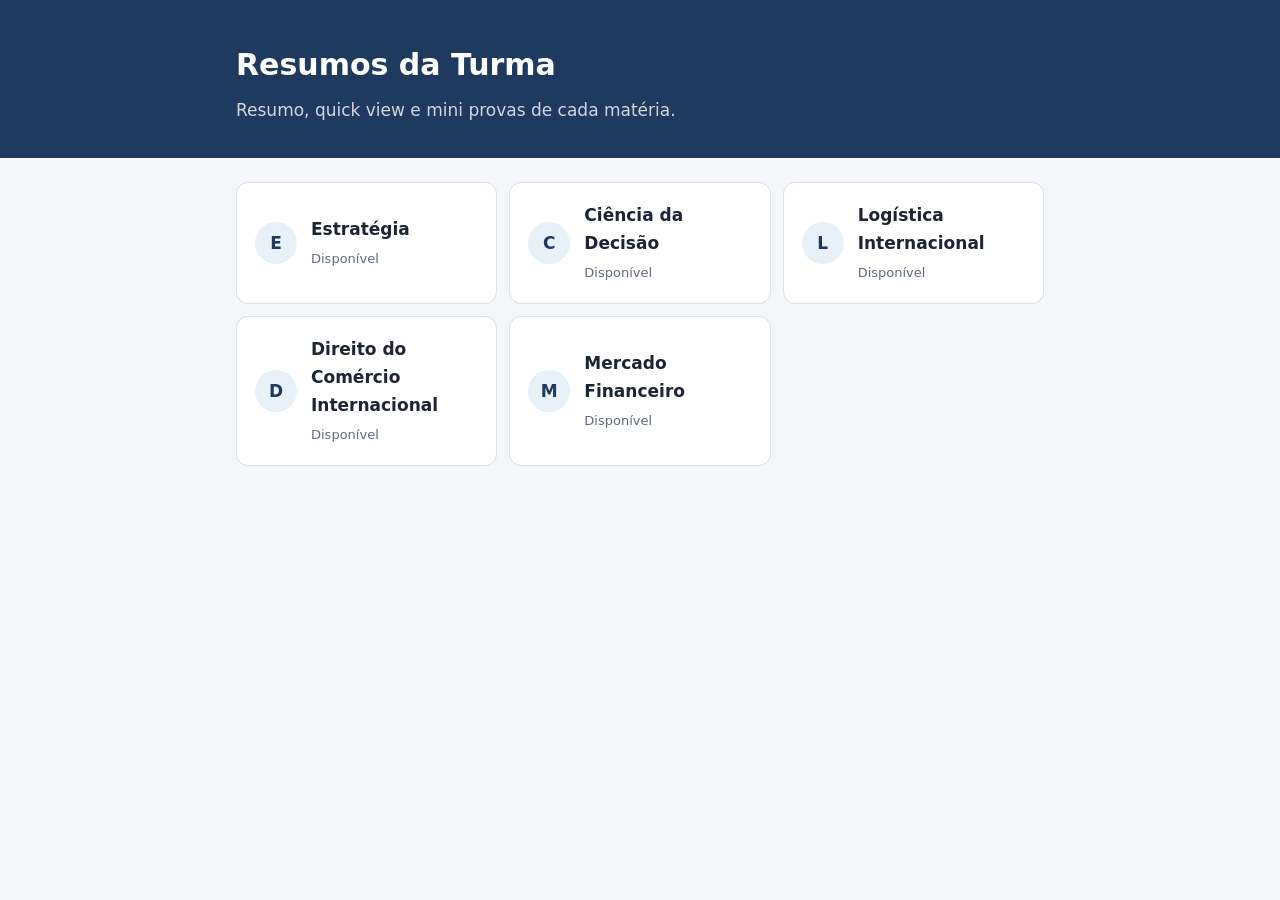
<file: index.html>
<!doctype html>
<html lang="pt-BR">
<head>
<meta charset="utf-8">
<meta name="viewport" content="width=device-width, initial-scale=1">
<title>Resumos da Turma</title>
<link rel="stylesheet" href="assets/style.css">
</head>
<body>
<div class="home-hero">
  <div class="wrap">
    <h1>Resumos da Turma</h1>
    <p>Resumo, quick view e mini provas de cada matéria.</p>
  </div>
</div>
<main>
  <div class="wrap">
    <div class="grid" id="grid"></div>
  </div>
</main>
<div class="toast" id="toast"></div>
<script src="assets/core.js"></script>
<script>
(async () => {
  const grid = document.getElementById("grid");
  let materias;
  try { materias = await loadJSON("conteudo/materias.json"); }
  catch (e) { grid.innerHTML = `<p class="muted">Não consegui carregar as matérias. Atualize a página.</p>`; return; }
  materias.forEach(m => {
    const pronto = m.status === "pronto";
    const b = document.createElement("button");
    b.className = "mcard" + (pronto ? "" : " soon");
    b.innerHTML = `<span class="ini">${esc(m.nome[0])}</span>
      <span><span class="nm">${esc(m.nome)}</span><br>
      <span class="st">${pronto ? "Disponível" : "Ainda não resumido"}</span></span>`;
    b.onclick = () => pronto
      ? location.href = "materia.html?m=" + encodeURIComponent(m.slug)
      : toast(`${m.nome}: ainda não resumido.`);
    grid.appendChild(b);
  });
})();
</script>
</body>
</html>
</file>
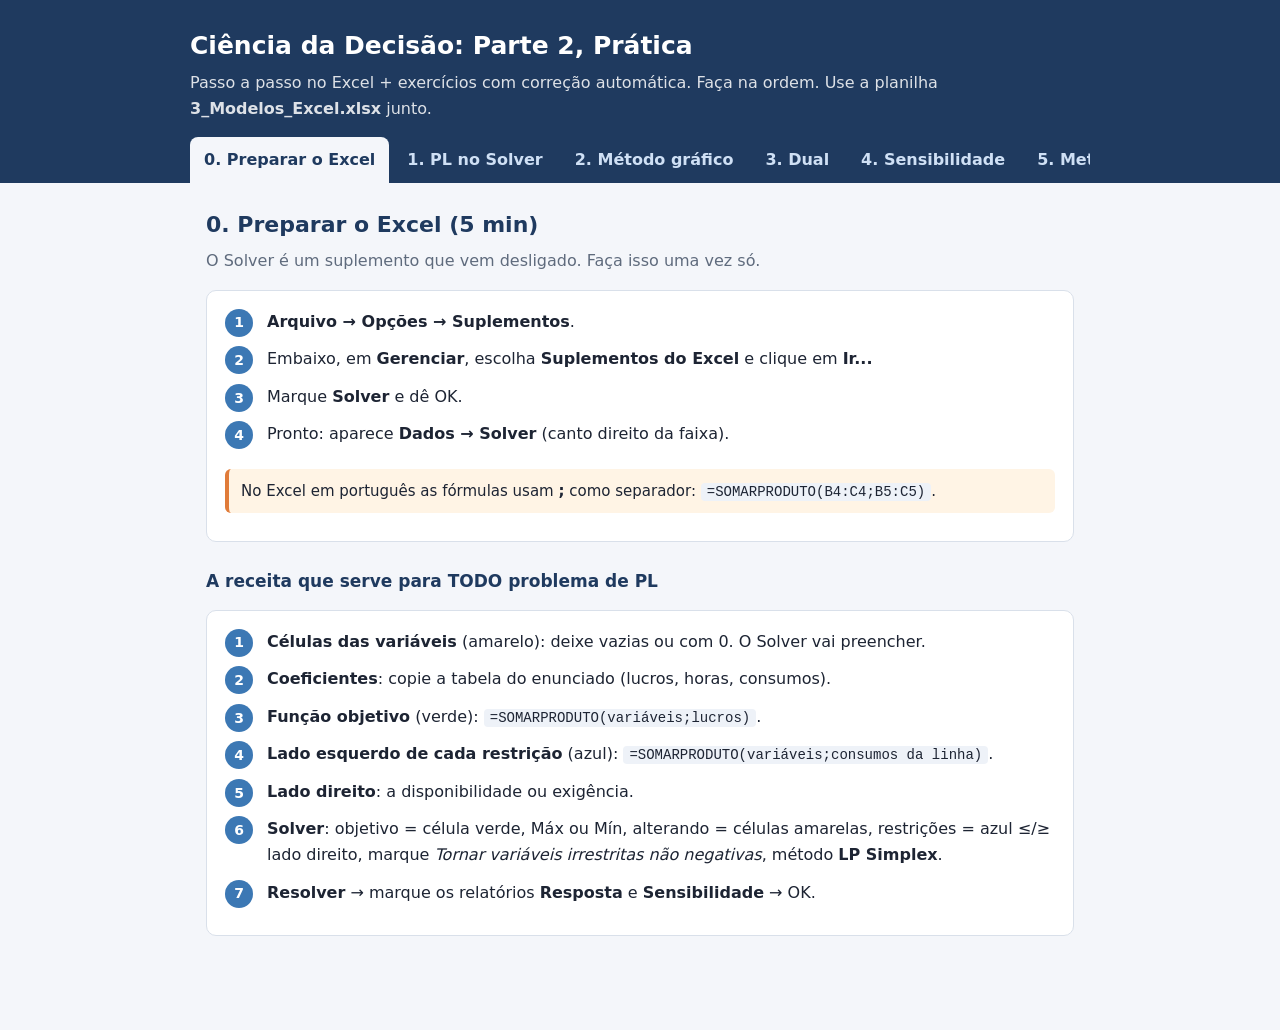
<file: arquivos/2_Pratica_Ciencia_da_Decisao.html>
<!DOCTYPE html>
<html lang="pt-BR">
<head>
<meta charset="UTF-8">
<meta name="viewport" content="width=device-width, initial-scale=1">
<title>Ciência da Decisão Prática</title>
<style>
  :root {
    --bg:#f4f6fa; --card:#fff; --text:#1d2433; --muted:#5f6b7d; --line:#d9e0ea;
    --navy:#1f3a5f; --blue:#3c78b4; --orange:#e07b39; --green:#2f8a5b; --red:#c0442e; --purple:#7b5ea7;
    --green-bg:#e6f4ec; --red-bg:#fbe9e5; --tip-bg:#fff4e5; --code-bg:#eef2f8; --sel:#e8f0f8;
  }
  @media (prefers-color-scheme: dark) {
    :root {
      --bg:#12161d; --card:#1b212b; --text:#e6e9ef; --muted:#9aa5b5; --line:#2e3745;
      --navy:#8fb4e3; --blue:#6ea4dc; --orange:#f0a064; --green:#5cc58e; --red:#f07a63; --purple:#b39ddb;
      --green-bg:#173326; --red-bg:#3a1f1a; --tip-bg:#3a2c19; --code-bg:#232b37; --sel:#22324a;
    }
  }
  * { box-sizing:border-box; }
  body { margin:0; background:var(--bg); color:var(--text); font:16px/1.6 "Segoe UI", system-ui, sans-serif; }
  header { background:#1f3a5f; color:#fff; padding:26px 16px 0; }
  header .wrap, main { max-width:900px; margin:0 auto; }
  header h1 { margin:0 0 4px; font-size:25px; }
  header p { margin:0 0 16px; opacity:.85; }
  nav { display:flex; gap:4px; overflow-x:auto; }
  nav button { background:transparent; color:#cfe0f5; border:0; padding:10px 14px; font:inherit; font-weight:600;
               border-radius:8px 8px 0 0; cursor:pointer; white-space:nowrap; }
  nav button.active { background:var(--bg); color:var(--navy); }
  main { padding:20px 16px 80px; }
  section.mod { display:none; } section.mod.active { display:block; }
  h2 { color:var(--navy); margin:4px 0 6px; font-size:22px; }
  h3 { color:var(--navy); margin:26px 0 8px; font-size:17px; }
  .card { background:var(--card); border:1px solid var(--line); border-radius:10px; padding:18px; margin:14px 0; }
  .lead { color:var(--muted); margin-top:0; }
  .steps { counter-reset:s; list-style:none; padding:0; margin:0; }
  .steps > li { counter-increment:s; position:relative; padding:0 0 12px 42px; }
  .steps > li::before { content:counter(s); position:absolute; left:0; top:0; width:28px; height:28px; border-radius:50%;
                        background:#3c78b4; color:#fff; font-weight:700; display:grid; place-items:center; font-size:14px; }
  code, .f { font-family:Consolas, "Cascadia Mono", monospace; background:var(--code-bg); padding:1px 6px; border-radius:4px; font-size:14px; }
  pre { background:var(--code-bg); padding:12px; border-radius:8px; overflow-x:auto; font:14px/1.5 Consolas, monospace; margin:8px 0; }
  table { border-collapse:collapse; width:100%; font-size:14px; margin:8px 0; }
  th, td { border:1px solid var(--line); padding:6px 8px; text-align:center; }
  th { background:var(--sel); color:var(--navy); }
  td.l, th.l { text-align:left; }
  .xl td { font-family:Consolas, monospace; font-size:13px; }
  .xl th { background:#e3e8ef; color:#444; font-weight:600; width:32px; }
  @media (prefers-color-scheme: dark) { .xl th { background:#2a3340; color:#bbb; } }
  .var { background:#fff3c4; } .fo { background:#d9f2e2; } .lhs { background:#dde9f7; }
  @media (prefers-color-scheme: dark) { .var{background:#4a4220;} .fo{background:#1f4030;} .lhs{background:#223650;} }
  .tip { border-left:4px solid var(--orange); background:var(--tip-bg); padding:10px 12px; border-radius:6px; margin:10px 0; font-size:15px; }
  .key { border-left:4px solid var(--green); background:var(--green-bg); padding:10px 12px; border-radius:6px; margin:10px 0; font-size:15px; }
  .ex { border:2px solid var(--blue); }
  .ex .tag { display:inline-block; background:#3c78b4; color:#fff; font-size:12px; font-weight:700; padding:2px 8px; border-radius:20px; margin-bottom:6px; }
  .grid { display:grid; grid-template-columns:repeat(auto-fit, minmax(140px, 1fr)); gap:10px; margin:10px 0; }
  .grid label { font-size:13px; color:var(--muted); display:block; }
  .grid input, .grid select { width:100%; padding:7px; font-size:15px; border:1px solid var(--line); border-radius:6px; background:var(--bg); color:var(--text); }
  input.ok, select.ok { border-color:var(--green); background:var(--green-bg); }
  input.bad, select.bad { border-color:var(--red); background:var(--red-bg); }
  button.act { font:inherit; font-weight:600; border:0; border-radius:8px; padding:8px 16px; cursor:pointer; background:#3c78b4; color:#fff; margin:4px 6px 4px 0; }
  button.sec { background:transparent; color:var(--blue); border:1px solid var(--blue); }
  .sol { display:none; margin-top:10px; padding:12px; border-radius:8px; background:var(--sel); font-size:15px; }
  .sol.show { display:block; }
  .res { font-weight:600; margin-left:4px; }
  details { margin:6px 0; } summary { cursor:pointer; color:var(--blue); font-weight:600; }
  .pill { display:inline-block; padding:1px 8px; border-radius:12px; font-size:13px; font-weight:600; }
</style>
</head>
<body>
<header><div class="wrap">
  <h1>Ciência da Decisão: Parte 2, Prática</h1>
  <p>Passo a passo no Excel + exercícios com correção automática. Faça na ordem. Use a planilha <b>3_Modelos_Excel.xlsx</b> junto.</p>
  <nav id="nav"></nav>
</div></header>
<main>

<!-- 0 -->
<section class="mod" data-t="0. Preparar o Excel">
  <h2>0. Preparar o Excel (5 min)</h2>
  <p class="lead">O Solver é um suplemento que vem desligado. Faça isso uma vez só.</p>
  <div class="card"><ol class="steps">
    <li><b>Arquivo → Opções → Suplementos</b>.</li>
    <li>Embaixo, em <b>Gerenciar</b>, escolha <b>Suplementos do Excel</b> e clique em <b>Ir...</b></li>
    <li>Marque <b>Solver</b> e dê OK.</li>
    <li>Pronto: aparece <b>Dados → Solver</b> (canto direito da faixa).</li>
  </ol>
  <div class="tip">No Excel em português as fórmulas usam <b>;</b> como separador: <code>=SOMARPRODUTO(B4:C4;B5:C5)</code>.</div></div>
  <h3>A receita que serve para TODO problema de PL</h3>
  <div class="card"><ol class="steps">
    <li><b>Células das variáveis</b> (amarelo): deixe vazias ou com 0. O Solver vai preencher.</li>
    <li><b>Coeficientes</b>: copie a tabela do enunciado (lucros, horas, consumos).</li>
    <li><b>Função objetivo</b> (verde): <code>=SOMARPRODUTO(variáveis;lucros)</code>.</li>
    <li><b>Lado esquerdo de cada restrição</b> (azul): <code>=SOMARPRODUTO(variáveis;consumos da linha)</code>.</li>
    <li><b>Lado direito</b>: a disponibilidade ou exigência.</li>
    <li><b>Solver</b>: objetivo = célula verde, Máx ou Mín, alterando = células amarelas, restrições = azul ≤/≥ lado direito, marque <i>Tornar variáveis irrestritas não negativas</i>, método <b>LP Simplex</b>.</li>
    <li><b>Resolver</b> → marque os relatórios <b>Resposta</b> e <b>Sensibilidade</b> → OK.</li>
  </ol></div>
</section>

<!-- 1 -->
<section class="mod" data-t="1. PL no Solver">
  <h2>1. Modelagem + Solver</h2>
  <p class="lead">Exemplo resolvido: <b>Banheiras</b> (Lista, gráfico 5). Depois você faz 4 sozinho.</p>
  <div class="card">
    <h3 style="margin-top:0">Passo 1: Traduzir o enunciado</h3>
    <ul>
      <li><b>Variáveis:</b> S = nº de SpaAqua, L = nº de LuxoHidro.</li>
      <li><b>FO:</b> Max 350S + 300L.</li>
      <li><b>Restrições:</b> Bombas S + L ≤ 200 · Horas 9S + 6L ≤ 1566 · Tubos 12S + 16L ≤ 2880 · S, L ≥ 0.</li>
    </ul>
    <h3>Passo 2: Montar no Excel (aba "1 Banheiras" da planilha)</h3>
    <table class="xl">
      <tr><th></th><th>A</th><th>B</th><th>C</th><th>D</th><th>E</th><th>F</th></tr>
      <tr><th>3</th><td></td><td>SpaAqua</td><td>LuxoHidro</td><td></td><td></td><td></td></tr>
      <tr><th>4</th><td class="l">Quantidade</td><td class="var">0</td><td class="var">0</td><td></td><td></td><td></td></tr>
      <tr><th>5</th><td class="l">Lucro unit.</td><td>350</td><td>300</td><td class="fo">=SOMARPRODUTO($B$4:$C$4;B5:C5)</td><td></td><td></td></tr>
      <tr><th>7</th><td class="l">Bombas</td><td>1</td><td>1</td><td class="lhs">=SOMARPRODUTO($B$4:$C$4;B7:C7)</td><td>≤</td><td>200</td></tr>
      <tr><th>8</th><td class="l">Horas</td><td>9</td><td>6</td><td class="lhs">=SOMARPRODUTO($B$4:$C$4;B8:C8)</td><td>≤</td><td>1566</td></tr>
      <tr><th>9</th><td class="l">Tubos</td><td>12</td><td>16</td><td class="lhs">=SOMARPRODUTO($B$4:$C$4;B9:C9)</td><td>≤</td><td>2880</td></tr>
    </table>
    <div class="tip">O <b>$</b> em <code>$B$4:$C$4</code> trava as variáveis: você escreve a fórmula no D7 e arrasta até o D9.</div>
    <h3>Passo 3: Configurar o Solver</h3>
    <table><tr><th class="l">Campo</th><th class="l">Preencher com</th></tr>
      <tr><td class="l">Definir Objetivo</td><td class="l"><code>$D$5</code></td></tr>
      <tr><td class="l">Para</td><td class="l">Máx.</td></tr>
      <tr><td class="l">Alterando Células Variáveis</td><td class="l"><code>$B$4:$C$4</code></td></tr>
      <tr><td class="l">Sujeito às Restrições → Adicionar</td><td class="l"><code>$D$7:$D$9 &lt;= $F$7:$F$9</code></td></tr>
      <tr><td class="l">Tornar Variáveis Irrestritas Não Negativas</td><td class="l">✔ marcado</td></tr>
      <tr><td class="l">Método</td><td class="l">LP Simplex</td></tr></table>
    <h3>Passo 4: Conferir</h3>
    <p>Resultado esperado: <b>S = 122, L = 78, Lucro = 66.100</b>. Bombas usadas: 200/200, horas: 1566/1566, tubos: 2712/2880 (sobram 168).</p>
    <div class="key"><b>Leitura:</b> bombas e horas são os gargalos (usadas 100%). Tubo sobra, ou seja, comprar mais tubo não adianta nada.</div>
  </div>

  <div class="card ex" data-ex="e6">
    <span class="tag">EXERCÍCIO 1.1</span>
    <p><b>Beta Ltda.</b> Produtos P1, P2, P3 com lucro 2.100, 1.200 e 600; horas de trabalho 6, 4, 6 (disponível 4.800); horas de máquina 12, 6, 2 (disponível 7.200); demanda máxima 800, 600, 600. Maximize o lucro.</p>
    <details><summary>Dica de montagem</summary>A demanda máxima pode entrar como restrição <code>P ≤ demanda</code> (3 linhas a mais) ou direto na restrição <code>$B$4:$D$4 &lt;= $B$10:$D$10</code>.</details>
    <div class="grid">
      <div><label>P1</label><input data-a="280"></div><div><label>P2</label><input data-a="600"></div>
      <div><label>P3</label><input data-a="120"></div><div><label>Lucro total</label><input data-a="1380000"></div>
    </div>
    <button class="act chk">Corrigir</button><button class="act sec sh">Ver resolução</button><span class="res"></span>
    <div class="sol">Max 2100P1 + 1200P2 + 600P3 · 6P1 + 4P2 + 6P3 ≤ 4800 · 12P1 + 6P2 + 2P3 ≤ 7200 · P1 ≤ 800, P2 ≤ 600, P3 ≤ 600.<br>
      Ótimo: <b>P1 = 280, P2 = 600, P3 = 120, L = 1.380.000</b>. Trabalho e máquina se esgotam; P2 bate na demanda máxima.</div>
  </div>

  <div class="card ex" data-ex="e1">
    <span class="tag">EXERCÍCIO 1.2 · MINIMIZAR</span>
    <p><b>Caminhões.</b> Tipo A: 2 m³ refrigerados + 4 m³ não refrigerados, R$ 0,30/km. Tipo B: 3 + 3 m³, R$ 0,40/km. Precisa transportar 90 m³ refrigerados e 120 m³ não refrigerados. Minimize o custo.</p>
    <div class="tip">Aqui a FO é <b>Mín.</b> e as restrições são <b>≥</b> ("precisa transportar" = no mínimo).</div>
    <div class="grid">
      <div><label>Caminhões A</label><input data-a="15"></div><div><label>Caminhões B</label><input data-a="20"></div>
      <div><label>Custo por km</label><input data-a="12.5"></div>
    </div>
    <button class="act chk">Corrigir</button><button class="act sec sh">Ver resolução</button><span class="res"></span>
    <div class="sol">Min 0,3A + 0,4B · 2A + 3B ≥ 90 · 4A + 3B ≥ 120 · A, B ≥ 0 → <b>A = 15, B = 20, custo = 12,5 por km</b>.</div>
  </div>

  <div class="card ex" data-ex="e7">
    <span class="tag">EXERCÍCIO 1.3 · CUIDADO COM A UNIDADE</span>
    <p><b>Papel toalha.</b> Lucros A = 1,00, B = 1,50, C = 2,00. Horas por unidade: Corte 8, 5, 2 · Dobra 5, 10, 4 · Empacotamento 0,7, 1, 2. Máquinas: Corte 3, Dobra 10, Empacotamento 2, cada uma 40 h/semana.</p>
    <div class="grid">
      <div><label>A</label><input data-a="0"></div><div><label>B</label><input data-a="10"></div>
      <div><label>C</label><input data-a="35"></div><div><label>Lucro</label><input data-a="85"></div>
    </div>
    <button class="act chk">Corrigir</button><button class="act sec sh">Ver resolução</button><span class="res"></span>
    <div class="sol">Lado direito = máquinas × 40: Corte 120 h, Dobra 400 h, Empacotamento 80 h. Ótimo <b>A = 0, B = 10, C = 35, L = 85</b>.
      Produto A não é produzido: ele consome muito corte (gargalo) para pouco lucro.</div>
  </div>

  <div class="card ex" data-ex="e5">
    <span class="tag">EXERCÍCIO 1.4 · DESAFIO (restrição de proporção)</span>
    <p><b>Refinaria.</b> Verde, Azul, Comum com margens 0,30, 0,25, 0,20 por litro. Consumo por litro (pura, octana, aditivo): Verde 0,22/0,50/0,28 · Azul 0,52/0,34/0,14 · Comum 0,74/0,20/0,06. Disponível: 9.600.000, 4.800.000, 2.200.000. Comum ≥ 16 × Verde. Azul ≤ 600.000.</p>
    <details><summary>Dica</summary>"Comum ≥ 16 × Verde" vira <code>16V − C ≤ 0</code>. Monte uma linha com coeficientes 16, 0, −1 e lado direito 0.</details>
    <div class="grid">
      <div><label>Verde (L)</label><input data-a="770149.25"></div><div><label>Azul (L)</label><input data-a="600000"></div>
      <div><label>Comum (L)</label><input data-a="12322388.06"></div><div><label>Margem total</label><input data-a="2845522.39"></div>
    </div>
    <button class="act chk">Corrigir</button><button class="act sec sh">Ver resolução</button><span class="res"></span>
    <div class="sol">Ótimo: <b>V = 770.149,25 · A = 600.000 · C = 12.322.388,06 · L = 2.845.522,39</b>. Gasolina pura acaba (gargalo) e a regra dos 16× fica ativa.</div>
  </div>
</section>

<!-- 2 -->
<section class="mod" data-t="2. Método gráfico">
  <h2>2. Método gráfico (2 variáveis)</h2>
  <p class="lead">Exemplo resolvido: <b>Microcomputadores</b> (Lista, gráfico 2). Max 60x + 50y.</p>
  <div class="card"><ol class="steps">
    <li><b>Escreva as restrições:</b> Montagem 4x + 10y ≤ 100 · Inspeção 2x + y ≤ 22 · Armazenagem 0,1x + 0,1y ≤ 1,3 (ou seja, x + y ≤ 13).</li>
    <li><b>Ache onde cada reta corta os eixos</b> (zere uma variável de cada vez):
      <table><tr><th>Reta</th><th>x = 0 → y</th><th>y = 0 → x</th></tr>
        <tr><td>4x + 10y = 100</td><td>10</td><td>25</td></tr>
        <tr><td>2x + y = 22</td><td>22</td><td>11</td></tr>
        <tr><td>x + y = 13</td><td>13</td><td>13</td></tr></table></li>
    <li><b>Desenhe e sombreie</b> a região que atende tudo (≤ é o lado da origem).</li>
    <li><b>Ache os vértices</b>. Onde duas retas se cruzam, resolva o sistema. Ex.: 2x + y = 22 e x + y = 13 → subtraindo, x = 9 e y = 4.</li>
    <li><b>Teste a FO em cada vértice</b>:
      <table><tr><th>Vértice</th><th>60x + 50y</th></tr>
        <tr><td>(0, 0)</td><td>0</td></tr><tr><td>(11, 0)</td><td>660</td></tr>
        <tr><td>(9, 4)</td><td><b>740 ← ótimo</b></td></tr><tr><td>(5, 8)</td><td>700</td></tr><tr><td>(0, 10)</td><td>500</td></tr></table></li>
  </ol>
  <div class="key">No ótimo (9, 4) se cruzam as retas de <b>inspeção</b> e <b>armazenagem</b>: são os gargalos. A montagem tem folga (usa 76 de 100 h).</div></div>

  <div class="card ex" data-ex="g3">
    <span class="tag">EXERCÍCIO 2.1</span>
    <p><b>Casas.</b> Modelo A: 4.000 h, 2 t de pedra, 600 m de tábua, lucro 1.000. Modelo B: 10.000 h, 3 t, 600 m, lucro 2.000. Disponível: 400.000 h, 150 t, 60.000 m. Ache o vértice ótimo.</p>
    <details><summary>Dica</summary>Divida para simplificar: 2A + 5B ≤ 200 · 2A + 3B ≤ 150 · A + B ≤ 100.</details>
    <div class="grid">
      <div><label>A no vértice ótimo</label><input data-a="37.5"></div><div><label>B no vértice ótimo</label><input data-a="25"></div>
      <div><label>Lucro no vértice</label><input data-a="87500"></div>
    </div>
    <button class="act chk">Corrigir</button><button class="act sec sh">Ver resolução</button><span class="res"></span>
    <div class="sol">Vértices: (0,0) = 0 · (75, 0) = 75.000 · <b>(37,5 ; 25) = 87.500</b> · (0, 40) = 80.000. A tábua (A + B ≤ 100) nunca limita.
      Como casa é inteira, o gabarito da lista usa <b>A = 37, B = 25, L = 87.000</b>.</div>
  </div>

  <div class="card ex" data-ex="g4">
    <span class="tag">EXERCÍCIO 2.2</span>
    <p><b>Bombons.</b> Estoque: 130 kg cereja, 170 kg menta. Pacote 1: ½ cereja + ½ menta, R$ 20/kg. Pacote 2: ⅓ cereja + ⅔ menta, R$ 12,50/kg. Quantos kg de cada pacote?</p>
    <div class="grid">
      <div><label>Pacote 1 (kg)</label><input data-a="260"></div><div><label>Pacote 2 (kg)</label><input data-a="0"></div>
      <div><label>Receita</label><input data-a="5200"></div>
    </div>
    <button class="act chk">Corrigir</button><button class="act sec sh">Ver resolução</button><span class="res"></span>
    <div class="sol">0,5P1 + ⅓P2 ≤ 130 · 0,5P1 + ⅔P2 ≤ 170. Vértices: (0,0) · (260, 0) = <b>5.200</b> · (180, 120) = 5.100 · (0, 255) = 3.187,50. Ótimo: <b>P1 = 260, P2 = 0</b>. A cereja acaba e sobram 40 kg de menta.</div>
  </div>
</section>

<!-- 3 -->
<section class="mod" data-t="3. Dual">
  <h2>3. Escrever e resolver o dual</h2>
  <p class="lead">Regra de bolso: <b>transpõe tudo</b>. Uma variável dual por restrição do primal.</p>
  <div class="card"><ol class="steps">
    <li>Primal <b>Max</b> com restrições <b>≤</b> → dual <b>Min</b> com restrições <b>≥</b>.</li>
    <li>Coeficientes da FO do dual = <b>lado direito</b> do primal.</li>
    <li>Lado direito do dual = <b>lucros</b> do primal.</li>
    <li>Cada <b>coluna</b> do primal vira uma <b>linha</b> do dual.</li>
  </ol>
  <p><b>Exemplo (bombons):</b></p>
<pre>PRIMAL  Max 20 P1 + 12,5 P2          DUAL  Min 130 yC + 170 yM
        0,5 P1 + 1/3 P2 ≤ 130  (yC)        0,5 yC + 0,5 yM ≥ 20     (col. P1)
        0,5 P1 + 2/3 P2 ≤ 170  (yM)        1/3 yC + 2/3 yM ≥ 12,5   (col. P2)
        P1, P2 ≥ 0                         yC, yM ≥ 0</pre>
  <p>Resolvendo no Solver (Mín., restrições ≥): <b>yC = 40, yM = 0, FO = 5.200</b> = lucro do primal ✓</p>
  <div class="key">Interpretação: 1 kg a mais de cereja aumentaria a receita em R$ 40. Menta vale 0 porque já sobra.</div></div>

  <div class="card ex" data-ex="d1">
    <span class="tag">EXERCÍCIO 3.1</span>
    <p>Escreva e resolva o <b>dual das banheiras</b> (primal: Max 350S + 300L · S + L ≤ 200 · 9S + 6L ≤ 1566 · 12S + 16L ≤ 2880).</p>
    <div class="grid">
      <div><label>y1 (bombas)</label><input data-a="200"></div><div><label>y2 (horas)</label><input data-a="16.67" data-tol="0.02"></div>
      <div><label>y3 (tubos)</label><input data-a="0"></div><div><label>FO do dual</label><input data-a="66100"></div>
    </div>
    <button class="act chk">Corrigir</button><button class="act sec sh">Ver resolução</button><span class="res"></span>
    <div class="sol">Min 200y1 + 1566y2 + 2880y3 · y1 + 9y2 + 12y3 ≥ 350 · y1 + 6y2 + 16y3 ≥ 300 · y ≥ 0.<br>
      <b>y1 = 200, y2 = 16,67, y3 = 0, FO = 66.100</b>. Igual ao lucro do primal, e esses são os preços sombra do módulo 4.</div>
  </div>
</section>

<!-- 4 -->
<section class="mod" data-t="4. Sensibilidade">
  <h2>4. Relatório de sensibilidade</h2>
  <p class="lead">Na janela "Solver encontrou uma solução", selecione <b>Sensibilidade</b> em Relatórios. Ele cria uma aba nova.</p>
  <div class="card">
    <p><b>Relatório das banheiras (o que o Excel mostra):</b></p>
    <table>
      <tr><th class="l">Células Variáveis</th><th>Valor Final</th><th>Custo Reduzido</th><th>Coef. Objetivo</th><th>Permitido Aumentar</th><th>Permitido Reduzir</th></tr>
      <tr><td class="l">SpaAqua</td><td>122</td><td>0</td><td>350</td><td>100</td><td>50</td></tr>
      <tr><td class="l">LuxoHidro</td><td>78</td><td>0</td><td>300</td><td>50</td><td>66,67</td></tr>
    </table>
    <table>
      <tr><th class="l">Restrições</th><th>Valor Final</th><th>Preço Sombra</th><th>Restrição Lateral R.H.</th><th>Permitido Aumentar</th><th>Permitido Reduzir</th></tr>
      <tr><td class="l">Bombas</td><td>200</td><td>200</td><td>200</td><td>7</td><td>26</td></tr>
      <tr><td class="l">Horas</td><td>1566</td><td>16,67</td><td>1566</td><td>234</td><td>126</td></tr>
      <tr><td class="l">Tubos</td><td>2712</td><td>0</td><td>2880</td><td>1E+30</td><td>168</td></tr>
    </table>
    <h3>Como ler (passo a passo)</h3>
    <ol class="steps">
      <li><b>Qual recurso aumentar?</b> O de maior preço sombra: <b>bombas (R$ 200 cada)</b>, válido até +7 bombas.</li>
      <li><b>+1 metro de tubo?</b> Preço sombra 0 → impacto <b>zero</b> (sobram 168 m).</li>
      <li><b>Faixa dos lucros:</b> SpaAqua de 350 − 50 = <b>300</b> até 350 + 100 = <b>450</b>; LuxoHidro de <b>233,33</b> até <b>350</b>. Dentro disso, o mix (122 ; 78) continua ótimo (o lucro total muda, mas as quantidades não).</li>
      <li><b>Produto zerado?</b> Olhe o custo reduzido: o lucro precisa subir pelo menos esse valor para o produto entrar.</li>
    </ol>
    <div class="tip">"1E+30" significa <b>infinito</b>: pode aumentar à vontade (o recurso já sobra).</div>
  </div>

  <div class="card ex" data-ex="s2">
    <span class="tag">EXERCÍCIO 4.1 · Rádios (Sensibilidade 2)</span>
    <p>Lucros A = 17, B = 32, C = 52. Horas por unidade (fabricar, montar, embalar): A 0,4/0,3/0,2 · B 0,4/0,4/0,1 · C 0,6/0,7/0,4. Disponível: 120.000, 160.000, 48.000. Resolva no Solver, gere o relatório e responda:</p>
    <div class="grid">
      <div><label>Solução: A</label><input data-a="0"></div><div><label>Solução: B</label><input data-a="192000"></div>
      <div><label>Solução: C</label><input data-a="72000"></div><div><label>Lucro total</label><input data-a="9888000"></div>
      <div><label>a) Recurso que aumentaria</label><select data-a="fab"><option value="">escolha…</option><option value="fab">Fabricação</option><option value="mon">Montagem</option><option value="emb">Embalagem</option></select></div>
      <div><label>a) Ganho por hora extra</label><input data-a="76"></div>
      <div><label>b) Lucro mínimo de A p/ produzir</label><input data-a="33.6"></div>
      <div><label>c) Impacto de montagem = 160.001</label><input data-a="0"></div>
      <div><label>d) Lucro mínimo de C</label><input data-a="48"></div>
    </div>
    <button class="act chk">Corrigir</button><button class="act sec sh">Ver resolução</button><span class="res"></span>
    <div class="sol">Preços sombra: fabricação <b>76</b>, montagem <b>0</b> (sobram 32.800 h), embalagem <b>16</b>.<br>
      a) Fabricação, +R$ 76 por hora.<br>
      b) Custo reduzido de A = −16,6. O lucro de A precisa passar de 17 + 16,6 = <b>33,60</b>.<br>
      c) Montagem tem folga, então o impacto é <b>0</b>.<br>
      d) Permitido reduzir de C = 4, então o mínimo é 52 − 4 = <b>48</b>.</div>
  </div>
</section>

<!-- 5 -->
<section class="mod" data-t="5. Metas">
  <h2>5. Programação por metas</h2>
  <p class="lead">Exemplo guiado: <b>Lustres e abajures</b> (Lista, metas 1).</p>
  <div class="card"><ol class="steps">
    <li><b>Variáveis de decisão:</b> L = lustres, A = abajures.</li>
    <li><b>Liste as metas e o tipo:</b>
      <table><tr><th class="l">Meta</th><th>Equação com desvios</th><th>Desvio ruim</th></tr>
        <tr><td class="l">Horas: não fazer hora extra (220 h)</td><td>8,8L + 4,4A + d1⁻ − d1⁺ = 220</td><td>d1⁺</td></tr>
        <tr><td class="l">Matéria-prima: usar os 160 kg, sem comprar</td><td>5L + 4A + d2⁻ − d2⁺ = 160</td><td>d2⁺ (e d2⁻, se "usar tudo")</td></tr>
        <tr><td class="l">Lucro: pelo menos R$ 240</td><td>5L + 7,5A + d3⁻ − d3⁺ = 240</td><td>d3⁻</td></tr></table></li>
    <li><b>FO (método dos pesos, pesos iguais):</b> Min d1⁺ + d2⁻ + d2⁺ + d3⁻.</li>
    <li><b>No Excel:</b> variáveis = L, A e os 6 desvios (8 células amarelas). Cada meta é uma restrição <b>=</b>: <code>SOMARPRODUTO(...) = meta</code>. Todas ≥ 0. LP Simplex.</li>
    <li><b>Interprete:</b> FO = 0 → todas as metas foram cumpridas. Gabarito: L = 12, A = 25, sobram 4,4 h (d1⁻), lucro 247,5 (d3⁺ = 7,5).</li>
  </ol>
  <div class="tip">Desvio "bom" (lucro acima da meta, horas sobrando) <b>não</b> entra na FO.</div></div>

  <div class="card ex" data-ex="m1">
    <span class="tag">EXERCÍCIO 5.1 · Teste sua solução</span>
    <p>Digite a solução que o seu Solver deu. A página calcula os desvios de cada meta. Existe mais de uma solução com FO = 0.</p>
    <div class="grid">
      <div><label>Lustres (L)</label><input id="mL"></div><div><label>Abajures (A)</label><input id="mA"></div>
    </div>
    <button class="act" id="mBtn">Calcular desvios</button>
    <div id="mOut" class="sol"></div>
  </div>
</section>

<!-- 6 -->
<section class="mod" data-t="6. Decisão">
  <h2>6. Teoria da decisão</h2>
  <p class="lead">Exemplo resolvido: <b>Alberto</b>. Siga o padrão do gabarito: valores tratados como ganho (maior = melhor), v = 0,7.</p>
  <div class="card">
    <table>
      <tr><th class="l"></th><th>s1</th><th>s2</th><th>s3</th><th>máx</th><th>mín</th><th>Hurwicz<br>0,7·máx + 0,3·mín</th></tr>
      <tr><td class="l">a1</td><td>80</td><td>67</td><td>55</td><td>80</td><td>55</td><td>72,5</td></tr>
      <tr><td class="l">a2</td><td>92</td><td>89</td><td>82</td><td>92</td><td>82</td><td>89</td></tr>
      <tr><td class="l">a3</td><td>100</td><td>88</td><td>82</td><td>100</td><td>82</td><td>94,6</td></tr>
    </table>
    <ol class="steps">
      <li><b>Maximax:</b> maior da coluna "máx" = <b>100 (a3)</b>.</li>
      <li><b>Maximin:</b> maior da coluna "mín" = <b>82 (a2 e a3, empate)</b>.</li>
      <li><b>Hurwicz:</b> 0,7·máx + 0,3·mín; maior = <b>94,6 (a3)</b>.</li>
      <li><b>Savage:</b> monte a matriz de arrependimento (maior da coluna − valor):
        <table><tr><th></th><th>s1 (máx 100)</th><th>s2 (máx 89)</th><th>s3 (máx 82)</th><th>arrep. máx</th></tr>
          <tr><td>a1</td><td>20</td><td>22</td><td>27</td><td>27</td></tr>
          <tr><td>a2</td><td>8</td><td>0</td><td>0</td><td>8</td></tr>
          <tr><td>a3</td><td>0</td><td>1</td><td>0</td><td><b>1 ← menor</b></td></tr></table></li>
    </ol>
    <div class="key">Todos os critérios apontam para a3 (estudar a noite toda): a decisão é robusta.</div>
    <div class="tip">No Excel: <code>=MÁXIMO(B2:D2)</code>, <code>=MÍNIMO(B2:D2)</code>, <code>=0,7*E2+0,3*F2</code>. Arrependimento: <code>=MÁXIMO(B$2:B$4)-B2</code>.</div>
  </div>

  <div class="card ex" data-ex="t3">
    <span class="tag">EXERCÍCIO 6.1 · Acampamento (4 critérios)</span>
    <table>
      <tr><th></th><th>s1</th><th>s2</th><th>s3</th><th>s4</th></tr>
      <tr><td>a1 (200)</td><td>5</td><td>10</td><td>18</td><td>25</td></tr>
      <tr><td>a2 (250)</td><td>8</td><td>7</td><td>12</td><td>23</td></tr>
      <tr><td>a3 (300)</td><td>21</td><td>18</td><td>12</td><td>21</td></tr>
      <tr><td>a4 (350)</td><td>30</td><td>22</td><td>19</td><td>15</td></tr>
    </table>
    <div class="grid">
      <div><label>Maximax: alternativa</label><select data-a="a4"><option value="">…</option><option>a1</option><option>a2</option><option>a3</option><option>a4</option></select></div>
      <div><label>Maximax: valor</label><input data-a="30"></div>
      <div><label>Maximin: alternativa</label><select data-a="a4"><option value="">…</option><option>a1</option><option>a2</option><option>a3</option><option>a4</option></select></div>
      <div><label>Maximin: valor</label><input data-a="15"></div>
      <div><label>Hurwicz: alternativa</label><select data-a="a4"><option value="">…</option><option>a1</option><option>a2</option><option>a3</option><option>a4</option></select></div>
      <div><label>Hurwicz: valor</label><input data-a="25.5"></div>
      <div><label>Savage: alternativa</label><select data-a="a3"><option value="">…</option><option>a1</option><option>a2</option><option>a3</option><option>a4</option></select></div>
      <div><label>Savage: arrep. mínimo</label><input data-a="9"></div>
    </div>
    <button class="act chk">Corrigir</button><button class="act sec sh">Ver resolução</button><span class="res"></span>
    <div class="sol">Máx por linha: 25, 23, 21, 30 → Maximax <b>a4 (30)</b>. Mín por linha: 5, 7, 12, 15 → Maximin <b>a4 (15)</b>.
      Hurwicz: 19; 18,2; 18,3; <b>25,5 (a4)</b>. Savage (máximos das colunas 30, 22, 19, 25): arrependimentos máx 25, 22, <b>9</b>, 10 → <b>a3</b>.</div>
  </div>

  <h3>Árvore de decisão: passo a passo</h3>
  <div class="card"><ol class="steps">
    <li>Desenhe da esquerda para a direita: □ = decisão, ○ = evento (com probabilidades).</li>
    <li>Resolva da <b>direita para a esquerda</b>: em cada ○ faça Σ prob × valor; em cada □ fique com o maior.</li>
    <li>Varejista: grande = 0,6·800 + 0,4·máx(40 ; 0,3·20 + 0,7·220 = 160) = <b>544</b> vs pequeno = 0,6·270 + 0,4·200 = 242.</li>
  </ol></div>

  <div class="card ex" data-ex="t5">
    <span class="tag">EXERCÍCIO 6.2 · Terrenos do hotel</span>
    <p>Terreno A: compra 18, retorno 31 se o aeroporto sair perto, revenda 6 se não sair. Terreno B: compra 12, retorno 23, revenda 4. P(aeroporto perto de A) = 0,4; P(perto de B) = 0,6. Opções: A, B, ambos ou nenhum. Calcule o <b>ganho líquido esperado</b> (retorno − compra), em R$ milhões.</p>
    <div class="grid">
      <div><label>EV comprar só A</label><input data-a="-2"></div><div><label>EV comprar só B</label><input data-a="3.4"></div>
      <div><label>EV comprar ambos</label><input data-a="1.4"></div>
      <div><label>Melhor decisão</label><select data-a="B"><option value="">…</option><option value="A">Só A</option><option value="B">Só B</option><option value="AB">Ambos</option><option value="N">Nenhum</option></select></div>
    </div>
    <button class="act chk">Corrigir</button><button class="act sec sh">Ver resolução</button><span class="res"></span>
    <div class="sol">Só A: 0,4·(31 − 18) + 0,6·(6 − 18) = 5,2 − 7,2 = <b>−2,0</b>.<br>
      Só B: 0,6·(23 − 12) + 0,4·(4 − 12) = 6,6 − 3,2 = <b>3,4</b>.<br>
      Ambos: aeroporto em A (0,4): 13 + (4 − 12) = 5 · em B (0,6): (6 − 18) + 11 = −1 → 0,4·5 + 0,6·(−1) = <b>1,4</b>.<br>
      Nenhum = 0. <b>Decisão: comprar só o terreno B.</b></div>
  </div>
</section>

</main>
<script>
const mods = [...document.querySelectorAll("section.mod")];
const nav = document.getElementById("nav");
function show(i) {
  mods.forEach((m, k) => m.classList.toggle("active", k === i));
  [...nav.children].forEach((b, k) => b.classList.toggle("active", k === i));
  try { localStorage.setItem("cdTab", i); } catch (e) {}
  window.scrollTo(0, 0);
}
mods.forEach((m, i) => { const b = document.createElement("button"); b.textContent = m.dataset.t; b.onclick = () => show(i); nav.appendChild(b); });
let t0 = 0; try { t0 = +localStorage.getItem("cdTab") || 0; } catch (e) {}
show(Math.min(t0, mods.length - 1));

const num = s => parseFloat(String(s).trim().replace(/\s/g, "").replace(/\.(?=\d{3}(\D|$))/g, "").replace(",", "."));
document.querySelectorAll(".ex").forEach(ex => {
  const chk = ex.querySelector(".chk"), sh = ex.querySelector(".sh"), res = ex.querySelector(".res"), sol = ex.querySelector(".sol");
  if (sh) sh.onclick = () => sol.classList.toggle("show");
  if (!chk) return;
  chk.onclick = () => {
    let ok = 0, tot = 0;
    ex.querySelectorAll("[data-a]").forEach(el => {
      tot++;
      let good;
      if (el.tagName === "SELECT") good = el.value === el.dataset.a;
      else {
        const a = +el.dataset.a, v = num(el.value), tol = el.dataset.tol ? +el.dataset.tol : Math.max(0.011, Math.abs(a) * 0.001);
        good = el.value.trim() !== "" && Math.abs(v - a) <= tol;
      }
      el.classList.toggle("ok", good); el.classList.toggle("bad", !good);
      if (good) ok++;
    });
    res.textContent = ok === tot ? `✔ ${ok}/${tot}: tudo certo!` : `${ok}/${tot} certos. Revise os vermelhos.`;
    res.style.color = ok === tot ? "var(--green)" : "var(--red)";
  };
});

document.getElementById("mBtn").onclick = () => {
  const L = num(document.getElementById("mL").value), A = num(document.getElementById("mA").value);
  const out = document.getElementById("mOut");
  if (isNaN(L) || isNaN(A)) { out.textContent = "Preencha L e A."; out.classList.add("show"); return; }
  const h = 8.8 * L + 4.4 * A, mp = 5 * L + 4 * A, lu = 5 * L + 7.5 * A;
  const f = x => x.toLocaleString("pt-BR", { maximumFractionDigits: 2 });
  const row = (nome, v, meta, tipo) => {
    const d = v - meta; let ok, txt;
    if (tipo === "le") { ok = d <= 1e-6; txt = d > 0 ? `passou ${f(d)} (d⁺)` : `sobra ${f(-d)} (d⁻, ok)`; }
    else if (tipo === "ge") { ok = d >= -1e-6; txt = d < 0 ? `faltou ${f(-d)} (d⁻)` : `acima ${f(d)} (d⁺, ok)`; }
    else { ok = Math.abs(d) < 1e-6; txt = Math.abs(d) < 1e-6 ? "exato" : (d > 0 ? `passou ${f(d)} (d⁺)` : `faltou ${f(-d)} (d⁻)`); }
    return `<tr><td class="l">${nome}</td><td>${f(v)}</td><td>${meta}</td><td class="l">${txt}</td><td>${ok ? "✔" : "✘"}</td></tr>`;
  };
  const r = [row("Horas (≤ 220)", h, 220, "le"), row("Matéria-prima (= 160)", mp, 160, "eq"), row("Lucro (≥ 240)", lu, 240, "ge")];
  const all = !r.some(x => x.includes("✘"));
  out.innerHTML = `<table><tr><th class="l">Meta</th><th>Resultado</th><th>Meta</th><th class="l">Desvio</th><th></th></tr>${r.join("")}</table>
    <b>${all ? "Todas as metas cumpridas: FO = 0 ✔" : "Alguma meta foi violada: a FO seria > 0."}</b>`;
  out.classList.add("show");
};
</script>
</body>
</html>
</file>
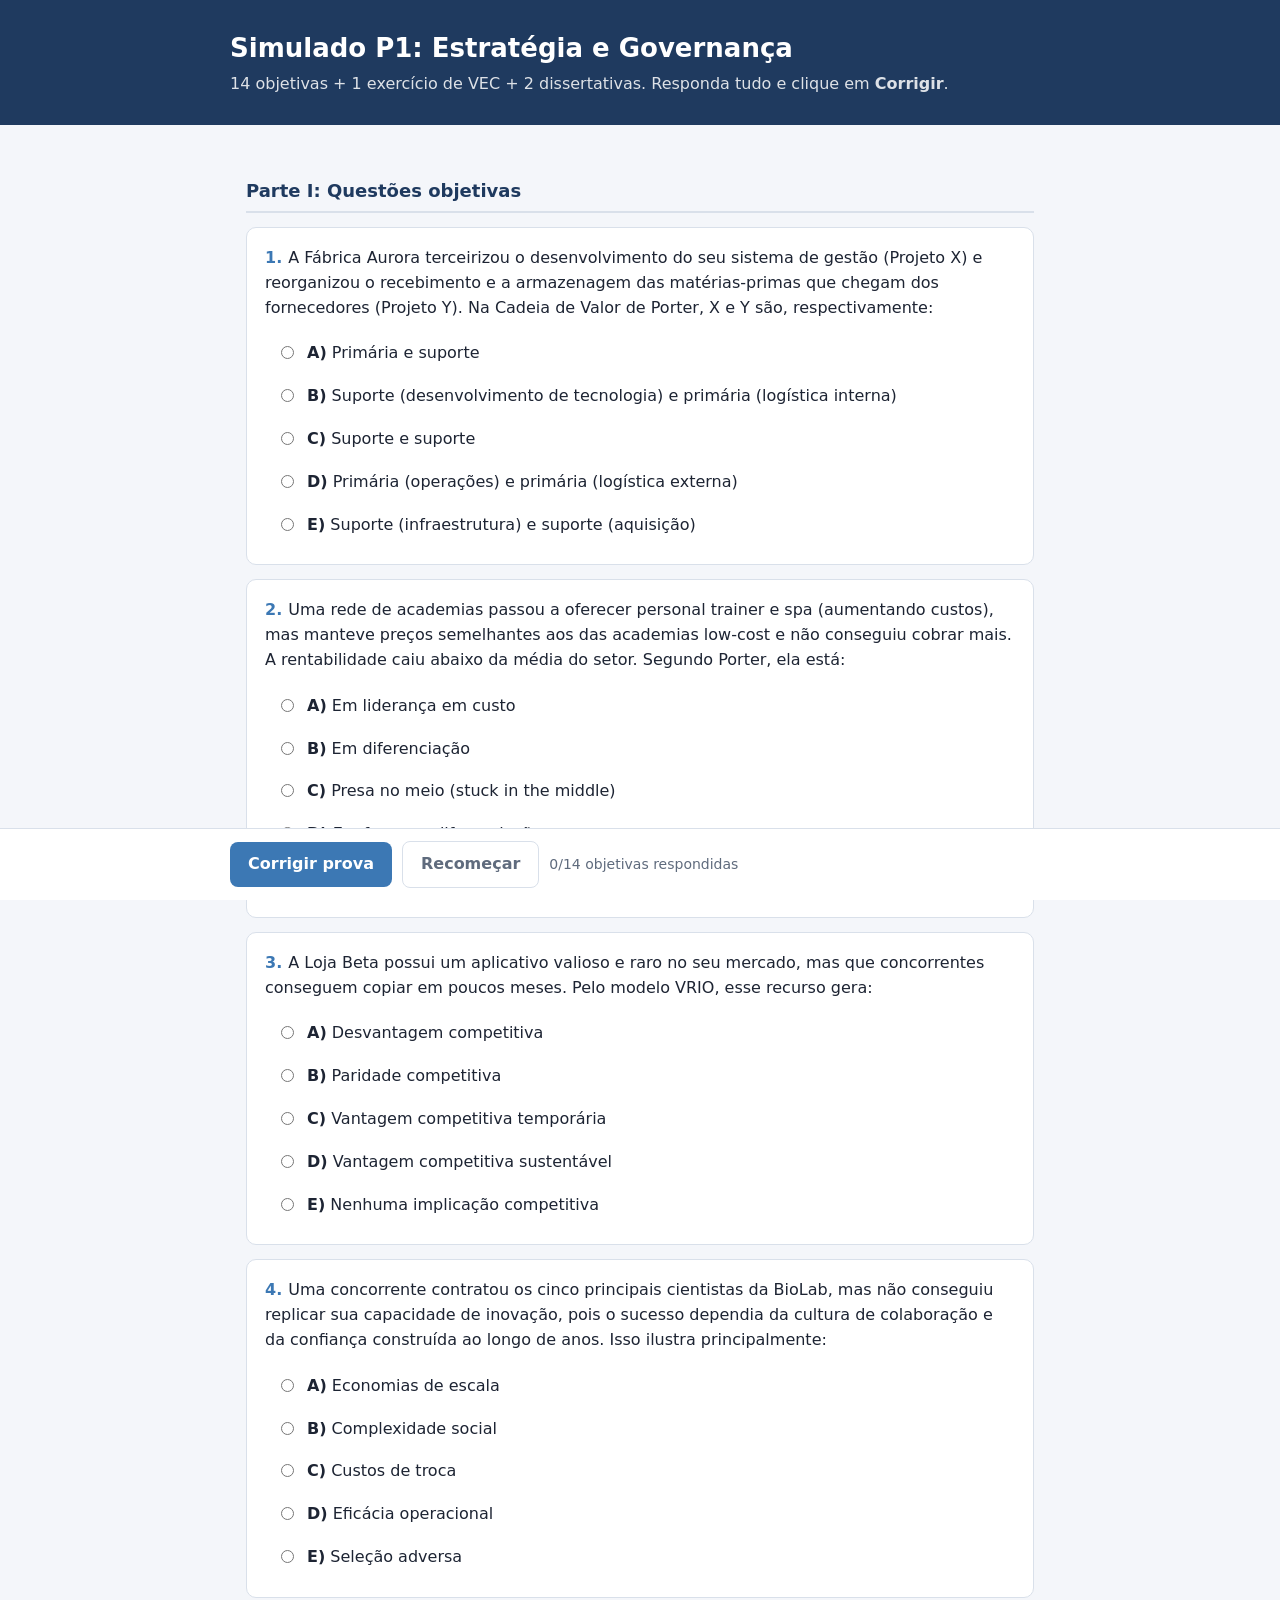
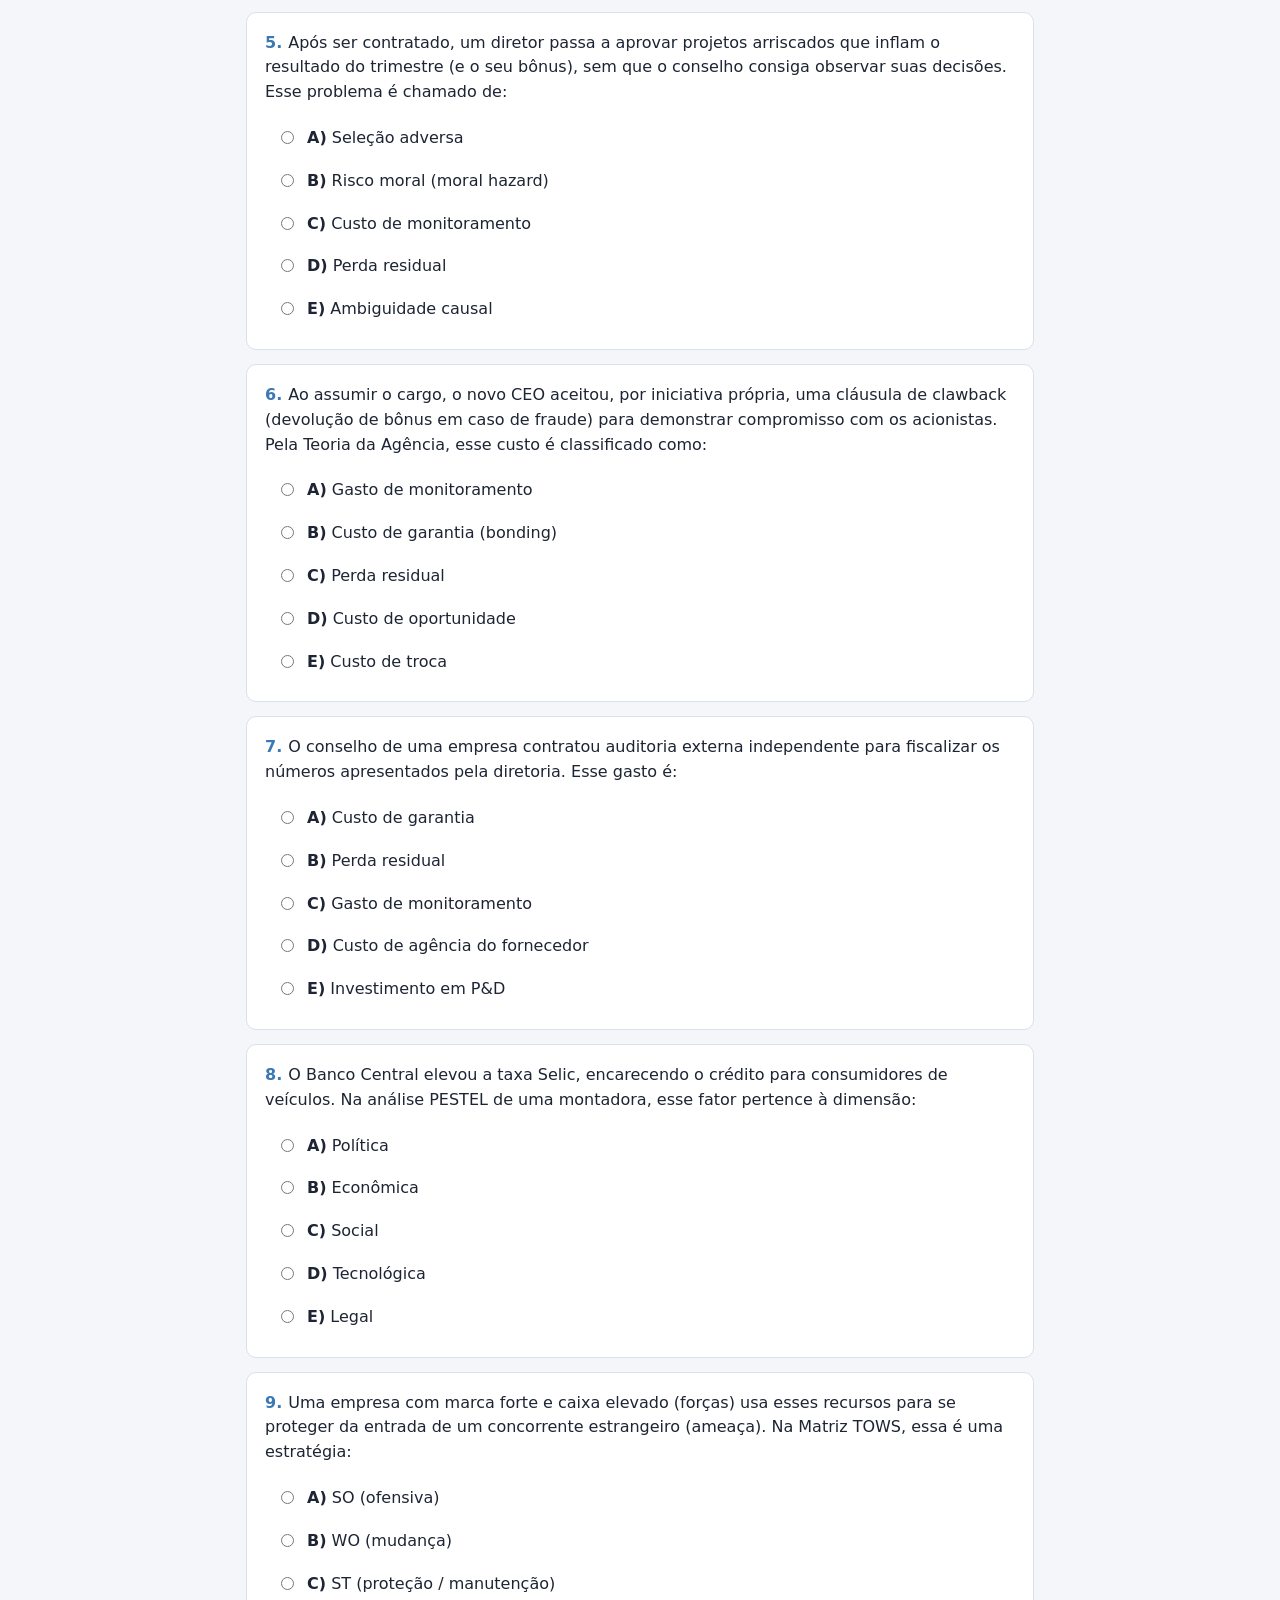
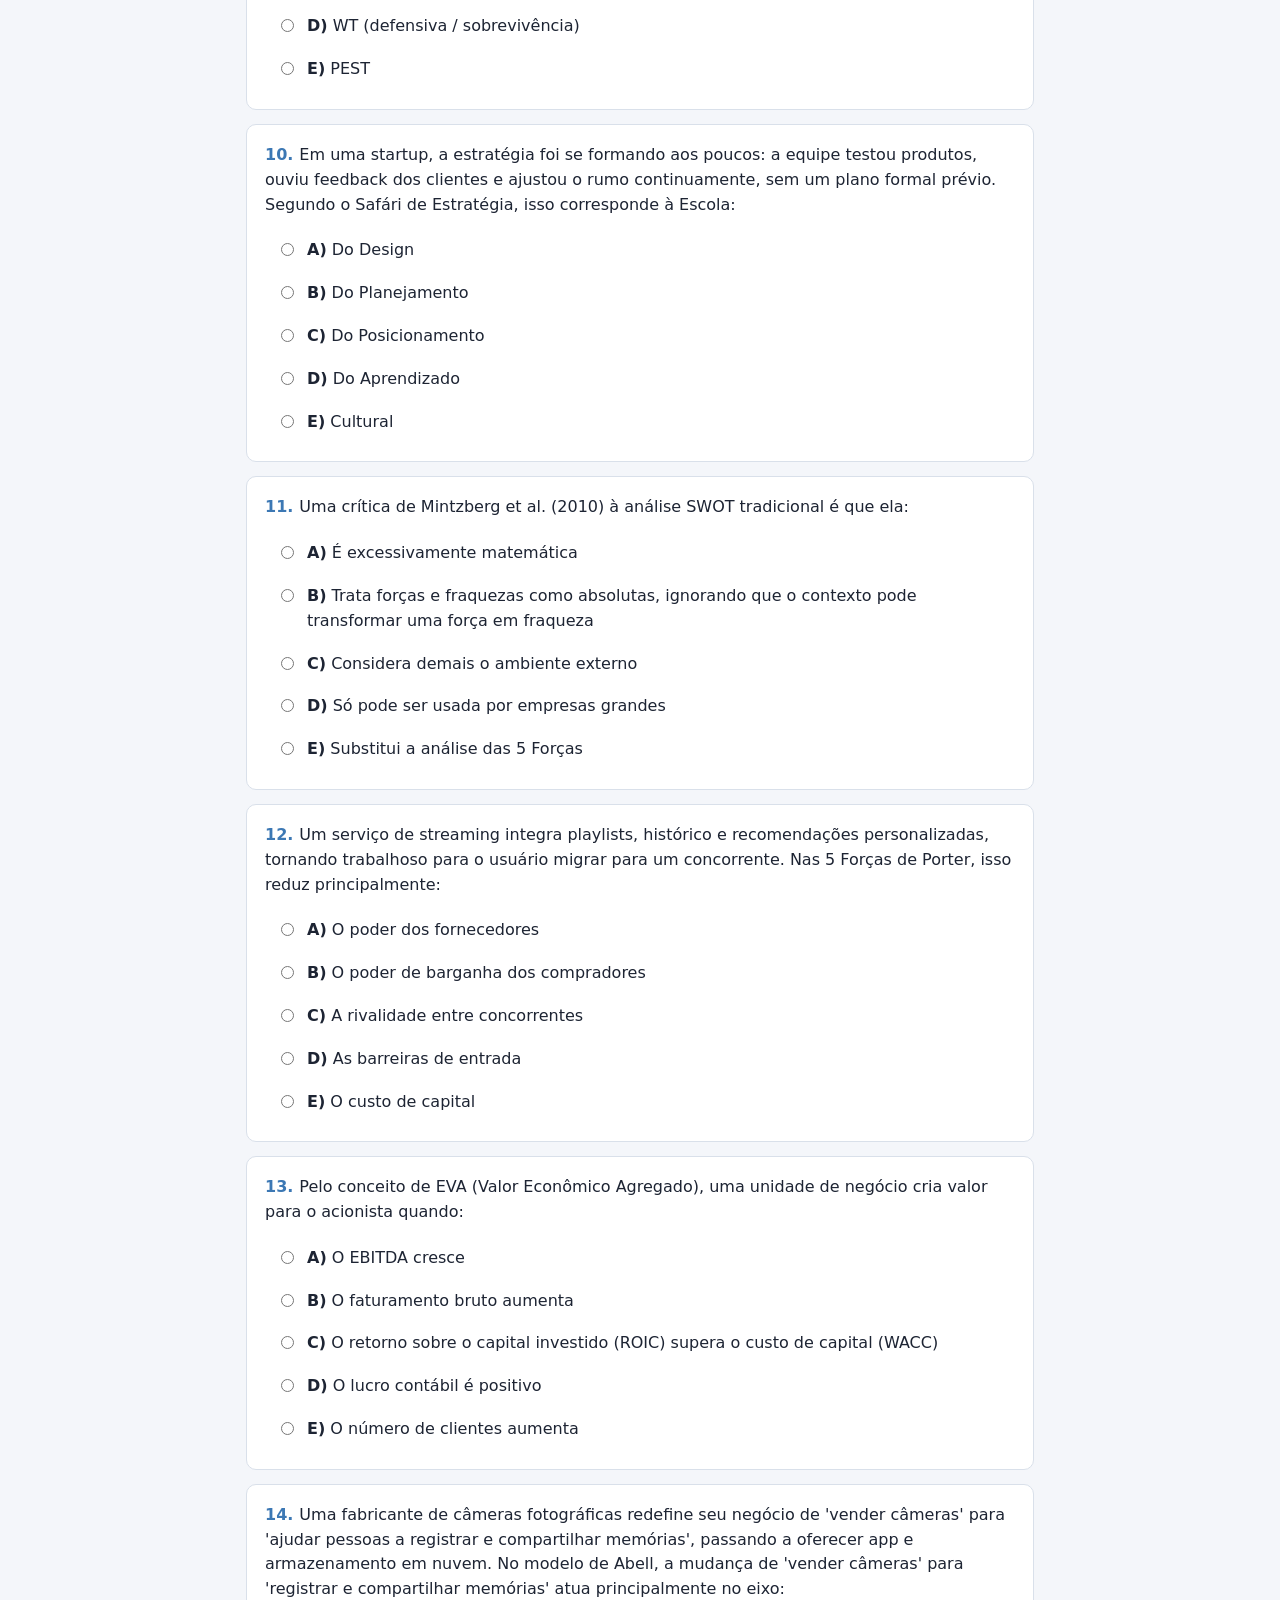
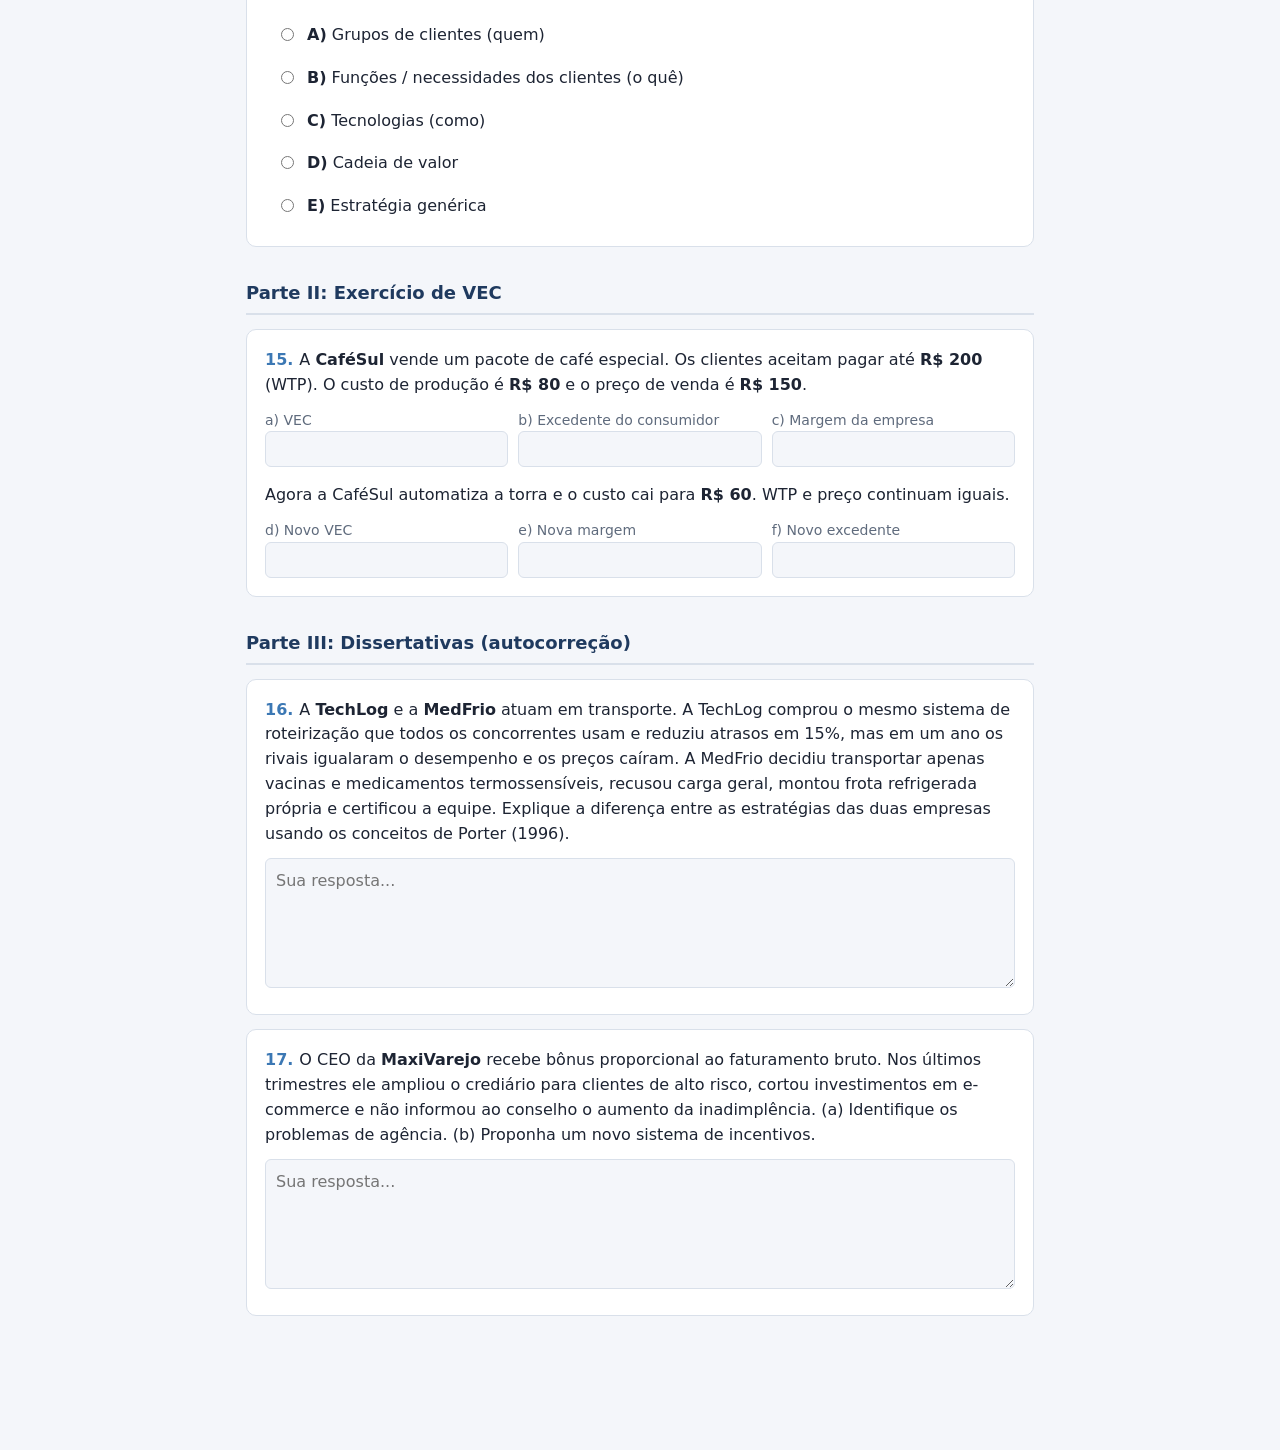
<file: arquivos/Simulado_P1_Estrategia.html>
<!DOCTYPE html>
<html lang="pt-BR">
<head>
<meta charset="UTF-8">
<meta name="viewport" content="width=device-width, initial-scale=1">
<title>Simulado P1 Estratégia</title>
<style>
  :root {
    --bg: #f4f6fa; --card: #ffffff; --text: #1d2433; --muted: #5f6b7d; --line: #d9e0ea;
    --navy: #1f3a5f; --blue: #3c78b4; --orange: #e07b39; --green: #2f8a5b; --red: #c0442e;
    --green-bg: #e6f4ec; --red-bg: #fbe9e5; --tip-bg: #fff4e5; --sel: #e8f0f8;
  }
  @media (prefers-color-scheme: dark) {
    :root {
      --bg: #12161d; --card: #1b212b; --text: #e6e9ef; --muted: #9aa5b5; --line: #2e3745;
      --navy: #8fb4e3; --blue: #6ea4dc; --orange: #f0a064; --green: #5cc58e; --red: #f07a63;
      --green-bg: #173326; --red-bg: #3a1f1a; --tip-bg: #3a2c19; --sel: #22324a;
    }
  }
  * { box-sizing: border-box; }
  body { margin: 0; background: var(--bg); color: var(--text);
         font: 16px/1.55 "Segoe UI", system-ui, sans-serif; }
  header { background: #1f3a5f; color: #fff; padding: 28px 16px; }
  header .wrap, main { max-width: 820px; margin: 0 auto; }
  header h1 { margin: 0 0 4px; font-size: 26px; }
  header p { margin: 0; opacity: .85; }
  main { padding: 20px 16px 120px; }
  h2 { color: var(--navy); font-size: 18px; margin: 32px 0 10px; border-bottom: 2px solid var(--line); padding-bottom: 6px; }
  .q { background: var(--card); border: 1px solid var(--line); border-radius: 10px; padding: 18px; margin: 14px 0; }
  .q .n { font-weight: 700; color: var(--blue); margin-right: 6px; }
  .q .enun { margin: 0 0 12px; }
  label.opt { display: flex; gap: 10px; align-items: flex-start; padding: 8px 10px; border-radius: 8px;
              border: 1px solid transparent; cursor: pointer; }
  label.opt:hover { background: var(--sel); }
  label.opt input { margin-top: 5px; }
  label.opt.correct { background: var(--green-bg); border-color: var(--green); }
  label.opt.wrong { background: var(--red-bg); border-color: var(--red); }
  .exp { display: none; margin-top: 12px; padding: 10px 12px; border-left: 4px solid var(--orange);
         background: var(--tip-bg); border-radius: 6px; font-size: 15px; }
  .graded .exp { display: block; }
  .grid { display: grid; grid-template-columns: repeat(auto-fit, minmax(170px, 1fr)); gap: 10px; margin-top: 8px; }
  .grid label { font-size: 14px; color: var(--muted); display: block; }
  .grid input { width: 100%; padding: 8px; font-size: 16px; border: 1px solid var(--line); border-radius: 6px;
                background: var(--bg); color: var(--text); }
  .grid input.ok { border-color: var(--green); background: var(--green-bg); }
  .grid input.bad { border-color: var(--red); background: var(--red-bg); }
  textarea { width: 100%; min-height: 130px; padding: 10px; font: inherit; border: 1px solid var(--line);
             border-radius: 6px; background: var(--bg); color: var(--text); resize: vertical; }
  .check { display: none; margin-top: 10px; }
  .graded .check { display: block; }
  .check label { display: block; font-size: 15px; padding: 3px 0; }
  .bar { position: fixed; left: 0; right: 0; bottom: 0; background: var(--card); border-top: 1px solid var(--line);
         padding: 12px 16px; }
  .bar .wrap { max-width: 820px; margin: 0 auto; display: flex; gap: 10px; align-items: center; flex-wrap: wrap; }
  button { font: inherit; font-weight: 600; border: 0; border-radius: 8px; padding: 10px 18px; cursor: pointer; }
  .primary { background: #3c78b4; color: #fff; }
  .ghost { background: transparent; color: var(--muted); border: 1px solid var(--line); }
  #score { font-weight: 700; margin-left: auto; }
  .hint { color: var(--muted); font-size: 14px; }
  .result { display: none; background: var(--card); border: 2px solid var(--blue); border-radius: 10px; padding: 16px; margin-top: 20px; }
  .result.show { display: block; }
</style>
</head>
<body>
<header><div class="wrap">
  <h1>Simulado P1: Estratégia e Governança</h1>
  <p>14 objetivas + 1 exercício de VEC + 2 dissertativas. Responda tudo e clique em <b>Corrigir</b>.</p>
</div></header>

<main id="prova">
  <h2>Parte I: Questões objetivas</h2>
  <div id="objetivas"></div>

  <h2>Parte II: Exercício de VEC</h2>
  <div class="q" id="vec">
    <p class="enun"><span class="n">15.</span>A <b>CaféSul</b> vende um pacote de café especial. Os clientes aceitam pagar até
      <b>R$ 200</b> (WTP). O custo de produção é <b>R$ 80</b> e o preço de venda é <b>R$ 150</b>.</p>
    <div class="grid">
      <div><label>a) VEC</label><input data-ans="120" inputmode="decimal"></div>
      <div><label>b) Excedente do consumidor</label><input data-ans="50" inputmode="decimal"></div>
      <div><label>c) Margem da empresa</label><input data-ans="70" inputmode="decimal"></div>
    </div>
    <p class="enun" style="margin-top:16px">Agora a CaféSul automatiza a torra e o custo cai para <b>R$ 60</b>. WTP e preço continuam iguais.</p>
    <div class="grid">
      <div><label>d) Novo VEC</label><input data-ans="140" inputmode="decimal"></div>
      <div><label>e) Nova margem</label><input data-ans="90" inputmode="decimal"></div>
      <div><label>f) Novo excedente</label><input data-ans="50" inputmode="decimal"></div>
    </div>
    <div class="exp"><b>Resolução:</b> VEC = WTP − C = 200 − 80 = <b>120</b>. Excedente = WTP − P = 200 − 150 = <b>50</b>.
      Margem = P − C = 150 − 80 = <b>70</b> (confere: 50 + 70 = 120).<br>
      Com C = 60: VEC = 200 − 60 = <b>140</b>; margem = 150 − 60 = <b>90</b>; excedente continua <b>50</b>.
      Todo o ganho de R$ 20 no VEC ficou com a empresa. Isso é <b>liderança em custo / eficiência</b>: reduz C sem mexer na percepção do cliente.</div>
  </div>

  <h2>Parte III: Dissertativas (autocorreção)</h2>
  <div class="q" id="d1">
    <p class="enun"><span class="n">16.</span>A <b>TechLog</b> e a <b>MedFrio</b> atuam em transporte. A TechLog comprou o mesmo sistema
      de roteirização que todos os concorrentes usam e reduziu atrasos em 15%, mas em um ano os rivais igualaram o desempenho e os preços caíram.
      A MedFrio decidiu transportar apenas vacinas e medicamentos termossensíveis, recusou carga geral, montou frota refrigerada própria e
      certificou a equipe. Explique a diferença entre as estratégias das duas empresas usando os conceitos de Porter (1996).</p>
    <textarea placeholder="Sua resposta..."></textarea>
    <div class="exp"><b>Resposta esperada:</b> A TechLog buscou <b>Eficácia Operacional</b>, ou seja, fazer as mesmas atividades melhor.
      Como a prática é fácil de copiar (benchmarking), houve <b>convergência competitiva</b>: o serviço virou commodity e a disputa passou a ser por preço.
      A MedFrio fez <b>Posicionamento Estratégico</b>: escolheu atividades diferentes para um nicho, com <b>trade-offs</b> claros (recusou carga geral)
      e <b>fit</b> entre as atividades (frota, certificação e equipe se reforçam). O conjunto é difícil de imitar, então a vantagem é sustentável.</div>
    <div class="check"><b>Sua resposta citou…</b>
      <label><input type="checkbox"> Eficácia Operacional = fazer o mesmo melhor</label>
      <label><input type="checkbox"> Imitação / convergência / commodity / guerra de preços</label>
      <label><input type="checkbox"> Posicionamento Estratégico = atividades diferentes</label>
      <label><input type="checkbox"> Trade-offs (o que NÃO fazer)</label>
      <label><input type="checkbox"> Fit / atividades que se reforçam</label>
    </div>
  </div>

  <div class="q" id="d2">
    <p class="enun"><span class="n">17.</span>O CEO da <b>MaxiVarejo</b> recebe bônus proporcional ao faturamento bruto. Nos últimos trimestres ele
      ampliou o crediário para clientes de alto risco, cortou investimentos em e-commerce e não informou ao conselho o aumento da inadimplência.
      (a) Identifique os problemas de agência. (b) Proponha um novo sistema de incentivos.</p>
    <textarea placeholder="Sua resposta..."></textarea>
    <div class="exp"><b>Resposta esperada:</b> (a) Há conflito <b>Principal (acionistas) × Agente (CEO)</b>. O bônus por faturamento incentiva
      comportamento oportunista de curto prazo: vender a crédito ruim e cortar investimento de longo prazo. Esconder a inadimplência é
      <b>assimetria de informação / risco moral</b> (ação oculta depois da contratação). O prejuízo que sobra é a <b>perda residual</b>.<br>
      (b) Tirar o bônus atrelado a faturamento e vinculá-lo a <b>EVA</b> (ROIC acima do WACC), margem líquida e metas de longo prazo e ESG.
      Incluir <b>lock-up</b> de ações e <b>clawback</b>. Reforçar o <b>monitoramento</b>: conselho independente e auditoria externa.</div>
    <div class="check"><b>Sua resposta citou…</b>
      <label><input type="checkbox"> Principal × Agente / conflito de interesses</label>
      <label><input type="checkbox"> Risco moral ou assimetria de informação</label>
      <label><input type="checkbox"> Perda residual</label>
      <label><input type="checkbox"> Bônus por EVA / valor, e não por volume</label>
      <label><input type="checkbox"> Clawback / lock-up / monitoramento</label>
    </div>
  </div>

  <div class="result" id="result"></div>
</main>

<div class="bar"><div class="wrap">
  <button class="primary" id="btnCorrigir">Corrigir prova</button>
  <button class="ghost" id="btnLimpar">Recomeçar</button>
  <span class="hint" id="progress"></span>
  <span id="score"></span>
</div></div>

<script>
const Q = [
  { t: "A Fábrica Aurora terceirizou o desenvolvimento do seu sistema de gestão (Projeto X) e reorganizou o recebimento e a armazenagem das matérias-primas que chegam dos fornecedores (Projeto Y). Na Cadeia de Valor de Porter, X e Y são, respectivamente:",
    o: ["Primária e suporte", "Suporte (desenvolvimento de tecnologia) e primária (logística interna)", "Suporte e suporte", "Primária (operações) e primária (logística externa)", "Suporte (infraestrutura) e suporte (aquisição)"],
    c: 1, e: "Desenvolvimento de tecnologia é atividade de <b>suporte</b>. Receber e armazenar insumos é <b>logística interna</b>, que é primária. (Logística externa é a entrega ao cliente final.)" },
  { t: "Uma rede de academias passou a oferecer personal trainer e spa (aumentando custos), mas manteve preços semelhantes aos das academias low-cost e não conseguiu cobrar mais. A rentabilidade caiu abaixo da média do setor. Segundo Porter, ela está:",
    o: ["Em liderança em custo", "Em diferenciação", "Presa no meio (stuck in the middle)", "Em foco por diferenciação", "Em posicionamento estratégico sustentável"],
    c: 2, e: "Tentou diferenciar sem capturar preço premium e perdeu eficiência de custo: não tem vantagem em nenhum dos dois pilares. É o <b>preso no meio</b>." },
  { t: "A Loja Beta possui um aplicativo valioso e raro no seu mercado, mas que concorrentes conseguem copiar em poucos meses. Pelo modelo VRIO, esse recurso gera:",
    o: ["Desvantagem competitiva", "Paridade competitiva", "Vantagem competitiva temporária", "Vantagem competitiva sustentável", "Nenhuma implicação competitiva"],
    c: 2, e: "V = sim, R = sim, I = <b>não</b>. Resultado: <b>vantagem temporária</b>. Só é sustentável se também for inimitável e a empresa estiver organizada." },
  { t: "Uma concorrente contratou os cinco principais cientistas da BioLab, mas não conseguiu replicar sua capacidade de inovação, pois o sucesso dependia da cultura de colaboração e da confiança construída ao longo de anos. Isso ilustra principalmente:",
    o: ["Economias de escala", "Complexidade social", "Custos de troca", "Eficácia operacional", "Seleção adversa"],
    c: 1, e: "Cultura, confiança e sinergia de equipe são <b>complexidade social</b> (Barney). É um recurso que não se compra no mercado, por isso é inimitável." },
  { t: "Após ser contratado, um diretor passa a aprovar projetos arriscados que inflam o resultado do trimestre (e o seu bônus), sem que o conselho consiga observar suas decisões. Esse problema é chamado de:",
    o: ["Seleção adversa", "Risco moral (moral hazard)", "Custo de monitoramento", "Perda residual", "Ambiguidade causal"],
    c: 1, e: "Ação oculta <b>depois</b> da contratação é <b>risco moral</b>. Seleção adversa é informação oculta <b>antes</b> do contrato." },
  { t: "Ao assumir o cargo, o novo CEO aceitou, por iniciativa própria, uma cláusula de clawback (devolução de bônus em caso de fraude) para demonstrar compromisso com os acionistas. Pela Teoria da Agência, esse custo é classificado como:",
    o: ["Gasto de monitoramento", "Custo de garantia (bonding)", "Perda residual", "Custo de oportunidade", "Custo de troca"],
    c: 1, e: "Custo assumido pelo <b>Agente</b> para mostrar fidelidade é <b>garantia / bonding</b> (ex.: clawback, seguro D&amp;O). O monitoramento é pago pelo Principal." },
  { t: "O conselho de uma empresa contratou auditoria externa independente para fiscalizar os números apresentados pela diretoria. Esse gasto é:",
    o: ["Custo de garantia", "Perda residual", "Gasto de monitoramento", "Custo de agência do fornecedor", "Investimento em P&amp;D"],
    c: 2, e: "Pago pelo <b>Principal</b> para controlar o agente é <b>monitoramento</b>." },
  { t: "O Banco Central elevou a taxa Selic, encarecendo o crédito para consumidores de veículos. Na análise PESTEL de uma montadora, esse fator pertence à dimensão:",
    o: ["Política", "Econômica", "Social", "Tecnológica", "Legal"],
    c: 1, e: "Juros, inflação, câmbio e renda são fatores <b>econômicos</b>." },
  { t: "Uma empresa com marca forte e caixa elevado (forças) usa esses recursos para se proteger da entrada de um concorrente estrangeiro (ameaça). Na Matriz TOWS, essa é uma estratégia:",
    o: ["SO (ofensiva)", "WO (mudança)", "ST (proteção / manutenção)", "WT (defensiva / sobrevivência)", "PEST"],
    c: 2, e: "Forças para enfrentar Ameaças é <b>ST</b>." },
  { t: "Em uma startup, a estratégia foi se formando aos poucos: a equipe testou produtos, ouviu feedback dos clientes e ajustou o rumo continuamente, sem um plano formal prévio. Segundo o Safári de Estratégia, isso corresponde à Escola:",
    o: ["Do Design", "Do Planejamento", "Do Posicionamento", "Do Aprendizado", "Cultural"],
    c: 3, e: "Estratégia <b>emergente</b>, que surge da prática, do feedback e da tentativa e erro, é a <b>Escola do Aprendizado</b>. Design, Planejamento e Posicionamento são prescritivas e deliberadas." },
  { t: "Uma crítica de Mintzberg et al. (2010) à análise SWOT tradicional é que ela:",
    o: ["É excessivamente matemática", "Trata forças e fraquezas como absolutas, ignorando que o contexto pode transformar uma força em fraqueza", "Considera demais o ambiente externo", "Só pode ser usada por empresas grandes", "Substitui a análise das 5 Forças"],
    c: 1, e: "A SWOT é <b>estática</b> e vira uma 'lista de lavanderia'. Uma força pode virar fraqueza quando o ambiente muda." },
  { t: "Um serviço de streaming integra playlists, histórico e recomendações personalizadas, tornando trabalhoso para o usuário migrar para um concorrente. Nas 5 Forças de Porter, isso reduz principalmente:",
    o: ["O poder dos fornecedores", "O poder de barganha dos compradores", "A rivalidade entre concorrentes", "As barreiras de entrada", "O custo de capital"],
    c: 1, e: "Aumentar o <b>custo de troca</b> (switching cost) enfraquece o <b>poder dos compradores</b>." },
  { t: "Pelo conceito de EVA (Valor Econômico Agregado), uma unidade de negócio cria valor para o acionista quando:",
    o: ["O EBITDA cresce", "O faturamento bruto aumenta", "O retorno sobre o capital investido (ROIC) supera o custo de capital (WACC)", "O lucro contábil é positivo", "O número de clientes aumenta"],
    c: 2, e: "EVA desconta o custo de oportunidade do capital: só há criação de valor quando <b>ROIC &gt; WACC</b>. Lucro contábil positivo não basta." },
  { t: "Uma fabricante de câmeras fotográficas redefine seu negócio de 'vender câmeras' para 'ajudar pessoas a registrar e compartilhar memórias', passando a oferecer app e armazenamento em nuvem. No modelo de Abell, a mudança de 'vender câmeras' para 'registrar e compartilhar memórias' atua principalmente no eixo:",
    o: ["Grupos de clientes (quem)", "Funções / necessidades dos clientes (o quê)", "Tecnologias (como)", "Cadeia de valor", "Estratégia genérica"],
    c: 1, e: "Redefinir <b>qual necessidade</b> é atendida é o eixo <b>Funções / Necessidades (o quê)</b>. App e nuvem mexeriam no eixo Tecnologias (como)." },
];
const L = "ABCDE";
const box = document.getElementById("objetivas");
Q.forEach((q, i) => {
  const d = document.createElement("div");
  d.className = "q"; d.dataset.i = i;
  d.innerHTML = `<p class="enun"><span class="n">${i + 1}.</span>${q.t}</p>` +
    q.o.map((o, j) => `<label class="opt"><input type="radio" name="q${i}" value="${j}"><span><b>${L[j]})</b> ${o}</span></label>`).join("") +
    `<div class="exp"><b>Gabarito: ${L[q.c]}.</b> ${q.e}</div>`;
  box.appendChild(d);
});

const KEY = "simuladoP1";
function save() {
  const st = { r: {}, v: [], t: [] };
  Q.forEach((_, i) => { const s = document.querySelector(`input[name=q${i}]:checked`); if (s) st.r[i] = s.value; });
  document.querySelectorAll("#vec input").forEach(x => st.v.push(x.value));
  document.querySelectorAll("textarea").forEach(x => st.t.push(x.value));
  try { localStorage.setItem(KEY, JSON.stringify(st)); } catch (e) {}
  updateProgress();
}
function load() {
  let st; try { st = JSON.parse(localStorage.getItem(KEY)); } catch (e) {}
  if (!st) return;
  Object.entries(st.r || {}).forEach(([i, v]) => { const el = document.querySelector(`input[name=q${i}][value="${v}"]`); if (el) el.checked = true; });
  document.querySelectorAll("#vec input").forEach((x, k) => x.value = (st.v || [])[k] || "");
  document.querySelectorAll("textarea").forEach((x, k) => x.value = (st.t || [])[k] || "");
}
function updateProgress() {
  const n = Q.filter((_, i) => document.querySelector(`input[name=q${i}]:checked`)).length;
  document.getElementById("progress").textContent = `${n}/${Q.length} objetivas respondidas`;
}
document.getElementById("prova").addEventListener("input", save);
document.getElementById("prova").addEventListener("change", save);

function num(s) { return parseFloat(String(s).replace(/[^\d,.-]/g, "").replace(",", ".")); }

document.getElementById("btnCorrigir").onclick = () => {
  let ok = 0;
  const erros = [];
  document.querySelectorAll("#objetivas .q").forEach(d => {
    const i = +d.dataset.i, q = Q[i];
    d.classList.add("graded");
    d.querySelectorAll("label.opt").forEach((lab, j) => {
      lab.classList.remove("correct", "wrong");
      const inp = lab.querySelector("input");
      if (j === q.c) lab.classList.add("correct");
      else if (inp.checked) lab.classList.add("wrong");
    });
    const s = d.querySelector("input:checked");
    if (s && +s.value === q.c) ok++; else erros.push(i + 1);
  });
  let vok = 0;
  const vins = document.querySelectorAll("#vec input");
  vins.forEach(x => {
    const good = Math.abs(num(x.value) - +x.dataset.ans) < 0.01;
    x.classList.toggle("ok", good); x.classList.toggle("bad", !good);
    if (good) vok++;
  });
  document.querySelectorAll("#vec, #d1, #d2").forEach(d => d.classList.add("graded"));
  const pct = Math.round(((ok + vok) / (Q.length + vins.length)) * 100);
  document.getElementById("score").textContent = `Objetivas ${ok}/${Q.length} · VEC ${vok}/${vins.length} · ${pct}%`;
  const r = document.getElementById("result");
  r.classList.add("show");
  r.innerHTML = `<h3 style="margin-top:0">Resultado: ${pct}% nas questões corrigíveis</h3>
    <p>Objetivas: <b>${ok}/${Q.length}</b>. VEC: <b>${vok}/${vins.length}</b>.</p>
    ${erros.length ? `<p>Revise as questões: <b>${erros.join(", ")}</b>. A explicação aparece embaixo de cada uma.</p>` : "<p>Gabaritou as objetivas!</p>"}
    <p class="hint">Dissertativas 16 e 17: compare com a resposta esperada e marque os itens do checklist que você citou.</p>`;
  r.scrollIntoView({ behavior: "smooth" });
};

document.getElementById("btnLimpar").onclick = () => {
  try { localStorage.removeItem(KEY); } catch (e) {}
  location.reload();
};

load(); updateProgress();
</script>
</body>
</html>
</file>
<file: assets/style.css>
:root {
  --bg: #f4f6fa; --card: #ffffff; --text: #1d2433; --muted: #5f6b7d; --line: #d9e0ea;
  --navy: #1f3a5f; --blue: #2f6aa6; --on-blue: #ffffff; --orange: #c9621f; --green: #2a7d52; --red: #b83c27;
  --green-bg: #e6f4ec; --red-bg: #fbe9e5; --tip-bg: #fff4e5; --sel: #e8f0f8; --soft: #eef2f7;
  --header: #1f3a5f; --header-text: #ffffff;
}
@media (prefers-color-scheme: dark) {
  :root {
    --bg: #12161d; --card: #1b212b; --text: #e6e9ef; --muted: #9aa5b5; --line: #2e3745;
    --navy: #8fb4e3; --blue: #6ea4dc; --on-blue: #0d1a2b; --orange: #f0a064; --green: #5cc58e; --red: #f07a63;
    --green-bg: #173326; --red-bg: #3a1f1a; --tip-bg: #3a2c19; --sel: #22324a; --soft: #222a36;
    --header: #16263d;
  }
}
* { box-sizing: border-box; }
html { scroll-behavior: smooth; }
body { margin: 0; background: var(--bg); color: var(--text);
  font: 17px/1.65 "Segoe UI", system-ui, -apple-system, sans-serif; }
a { color: var(--blue); }
b { font-weight: 650; }
button { font: inherit; }
.wrap { max-width: 840px; margin: 0 auto; padding: 0 16px; }
.muted { color: var(--muted); }
.small { font-size: 14px; }
h2 { color: var(--navy); font-size: 22px; line-height: 1.3; margin: 30px 0 8px; }
h3 { font-size: 18px; margin: 26px 0 8px; }

/* ---------- header ---------- */
header.top { background: var(--header); color: var(--header-text); padding: 22px 0 24px; }
header.top .back { color: #cfe0f5; text-decoration: none; font-size: 15px; }
header.top .back:hover { text-decoration: underline; }
header.top h1 { margin: 6px 0 2px; font-size: 28px; line-height: 1.25; }
header.top .sub { margin: 0; opacity: .8; font-size: 15px; }
main { padding: 24px 0 100px; }

/* ---------- home ---------- */
.home-hero { background: var(--header); color: var(--header-text); padding: 40px 0 34px; }
.home-hero h1 { margin: 0 0 6px; font-size: 30px; }
.home-hero p { margin: 0; opacity: .8; }
.grid { display: grid; gap: 12px; grid-template-columns: repeat(auto-fill, minmax(240px, 1fr)); }
.mcard { display: flex; align-items: center; gap: 14px; background: var(--card); border: 1px solid var(--line);
  border-radius: 12px; padding: 18px; cursor: pointer; text-align: left; color: inherit;
  transition: transform .12s, border-color .12s; width: 100%; }
.mcard:hover { transform: translateY(-2px); border-color: var(--blue); }
.mcard .ini { flex: none; width: 42px; height: 42px; border-radius: 50%; display: grid; place-items: center;
  font-weight: 700; background: var(--sel); color: var(--navy); }
.mcard .nm { font-weight: 650; line-height: 1.3; }
.mcard .st { font-size: 13px; color: var(--muted); }
.mcard.soon { opacity: .6; }
.mcard.soon .ini { background: var(--soft); color: var(--muted); }
.toast { position: fixed; left: 50%; bottom: 24px; transform: translateX(-50%) translateY(20px); opacity: 0;
  background: var(--text); color: var(--bg); padding: 12px 18px; border-radius: 10px; transition: .2s; pointer-events: none;
  max-width: calc(100% - 32px); text-align: center; }
.toast.show { opacity: 1; transform: translateX(-50%) translateY(0); }

/* ---------- botões ---------- */
.btn { display: inline-block; background: var(--blue); color: var(--on-blue); border: 0; padding: 10px 18px; border-radius: 8px;
  font-weight: 600; cursor: pointer; text-decoration: none; }
.btn:hover { filter: brightness(1.08); }
.btn.ghost { background: transparent; color: var(--blue); border: 1px solid var(--line); }
.btn.sm { padding: 6px 12px; font-size: 14px; }
.link-btn { background: none; border: 0; color: var(--blue); font-size: 15px; font-weight: 600; cursor: pointer; padding: 4px; }
.row { display: flex; gap: 10px; flex-wrap: wrap; align-items: center; }
.row.between { justify-content: space-between; }
.to-top { position: fixed; right: 16px; bottom: 16px; width: 44px; height: 44px; border-radius: 50%; border: 1px solid var(--line);
  background: var(--card); color: var(--blue); font-size: 20px; cursor: pointer; box-shadow: 0 2px 8px rgba(0,0,0,.18);
  opacity: 0; pointer-events: none; transition: opacity .2s; }
.to-top.show { opacity: 1; pointer-events: auto; }

/* ---------- escolha resumo / provas ---------- */
.choose { margin-bottom: 8px; display: grid; gap: 12px; grid-template-columns: repeat(auto-fit, minmax(240px, 1fr)); }
.opt-big { display: flex; gap: 16px; align-items: center; background: var(--card); border: 1px solid var(--line); border-radius: 14px;
  padding: 26px 22px; text-decoration: none; color: inherit; transition: transform .12s, border-color .12s; }
.opt-big:hover { transform: translateY(-2px); border-color: var(--blue); }
.opt-big .ic { font-size: 34px; }
.opt-big b { font-size: 20px; display: block; }
.opt-big .d { color: var(--muted); font-size: 14px; }
.files a { display: flex; gap: 12px; align-items: center; background: var(--card); border: 1px solid var(--line); border-radius: 10px;
  padding: 14px 16px; margin: 8px 0; text-decoration: none; color: inherit; }
.files a:hover { border-color: var(--blue); }
.files .fd { font-size: 13px; color: var(--muted); }

/* ---------- resumo em formato documento ---------- */
.doc { background: var(--card); border: 1px solid var(--line); border-radius: 12px; padding: 8px 36px 28px; }
@media (max-width: 600px) { .doc { padding: 4px 16px 20px; border-radius: 0; border-left: 0; border-right: 0; margin: 0 -16px; } }
.doc > section { padding: 6px 0 22px; border-bottom: 1px solid var(--line); scroll-margin-top: 12px; }
.doc > section:last-of-type { border-bottom: 0; }
.doc h2 { margin: 26px 0 6px; }
.doc p { margin: 10px 0; }
.doc ul, .doc ol { padding-left: 22px; margin: 8px 0; }
.doc li { margin: 5px 0; }
.doc .lead { color: var(--muted); margin: 0 0 14px; font-size: 15px; }

.quick { background: var(--soft); border-left: 4px solid var(--blue); margin: 22px 0 8px; padding: 4px 22px 14px; border-radius: 10px; }
.doc > section.quick { border-bottom: 0; }
.quick h2 { color: var(--navy); }
.quick .qitem { padding: 10px 0; border-top: 1px solid var(--line); }
.quick .qitem:first-of-type { border-top: 0; }
.quick .qitem b.t { display: block; color: var(--navy); font-size: 16px; margin-bottom: 2px; }

/* pergunta + campo + mostrar resposta */
.qa { display: grid; grid-template-columns: 1fr auto; gap: 8px 10px; align-items: center; padding: 14px 0; border-top: 1px solid var(--line); }
.qa-list .qa:first-child { border-top: 0; }
.qa-p { grid-column: 1 / -1; display: flex; gap: 10px; }
.qa-p .k { flex: none; font-weight: 700; color: var(--blue); min-width: 22px; }
.qa-in { font: inherit; font-size: 15px; padding: 8px 10px; border-radius: 8px; border: 1px solid var(--line); background: var(--bg);
  color: var(--text); width: 100%; min-width: 0; }
.qa-in:focus, .nfields input:focus, textarea:focus { outline: 2px solid var(--blue); outline-offset: 0; border-color: transparent; }
.qa-btn { background: var(--blue); color: var(--on-blue); border: 0; border-radius: 8px; padding: 8px 14px; font-size: 14px;
  font-weight: 600; cursor: pointer; white-space: nowrap; }
.qa.open .qa-btn { background: transparent; color: var(--muted); border: 1px solid var(--line); }
.qa-r { display: none; grid-column: 1 / -1; padding: 10px 14px; background: var(--green-bg); border-radius: 8px; }
.qa-r .ans { color: var(--green); font-weight: 650; }
.qa-r .mine { font-size: 14px; color: var(--muted); margin-top: 4px; }
.qa.open .qa-r { display: block; }
@media (max-width: 480px) { .qa { grid-template-columns: 1fr; } .qa-btn { width: 100%; } }

/* sumário e seções */
.toc { background: var(--soft); border-radius: 10px; padding: 14px 20px; margin: 24px 0 4px; }
.toc ol { margin: 6px 0 0; padding-left: 22px; columns: 2; column-gap: 28px; }
@media (max-width: 600px) { .toc ol { columns: 1; } }
.toc a { text-decoration: none; }
.toc a:hover { text-decoration: underline; }
.sec h2 { display: flex; gap: 10px; align-items: baseline; font-size: 23px; margin-top: 30px; }
.sec h2 .n { flex: none; display: inline-grid; place-items: center; width: 32px; height: 32px; border-radius: 8px;
  background: var(--blue); color: var(--on-blue); font-size: 16px; }
.hook { font-style: italic; color: var(--muted); margin: 0 0 12px; }
.oneline { background: var(--sel); border-left: 4px solid var(--blue); padding: 10px 14px; border-radius: 6px; margin: 4px 0 14px; }
.oneline b.lbl { color: var(--blue); display: block; font-size: 12px; letter-spacing: .05em; text-transform: uppercase; }
.check { margin-top: 20px; border: 1px dashed var(--line); border-radius: 10px; padding: 8px 16px 12px; }
.check .ct { font-weight: 700; color: var(--navy); padding-top: 4px; }
.check .q { border: 0; padding: 10px 0 4px; margin: 0; background: transparent; }
.cta { text-align: center; padding: 28px 0 6px; }
.cta .btn { margin-top: 10px; }
footer.src { font-size: 13px; color: var(--muted); margin-top: 26px; border-top: 1px solid var(--line); padding-top: 12px; }

/* ---------- blocos ---------- */
.tbl { overflow-x: auto; margin: 14px 0; }
table { border-collapse: collapse; width: 100%; font-size: 15px; line-height: 1.5; }
th, td { border: 1px solid var(--line); padding: 9px 11px; text-align: left; vertical-align: top; }
th { background: var(--soft); font-weight: 650; }
tbody tr:nth-child(even) td { background: color-mix(in srgb, var(--soft) 45%, transparent); }
.callout { border-radius: 8px; padding: 12px 14px; margin: 14px 0; border-left: 4px solid; }
.callout .ct { font-weight: 700; font-size: 13px; text-transform: uppercase; letter-spacing: .04em; margin-bottom: 2px; }
.callout.pegadinha { background: var(--red-bg); border-color: var(--red); } .callout.pegadinha .ct { color: var(--red); }
.callout.dica { background: var(--tip-bg); border-color: var(--orange); } .callout.dica .ct { color: var(--orange); }
.callout.exemplo, .callout.analogia { background: var(--green-bg); border-color: var(--green); }
.callout.exemplo .ct, .callout.analogia .ct { color: var(--green); }
.callout.atencao { background: var(--sel); border-color: var(--blue); } .callout.atencao .ct { color: var(--blue); }
.formulas { display: grid; gap: 8px; margin: 14px 0; }
.formula { display: flex; flex-wrap: wrap; gap: 4px 14px; align-items: baseline; background: var(--soft); border-radius: 8px; padding: 10px 14px; }
.formula code { font: 700 17px/1.4 Consolas, "Cascadia Mono", monospace; color: var(--navy); }
.worked { border: 1px dashed var(--line); border-radius: 10px; padding: 12px 16px; margin: 14px 0; }
.worked .wt { font-weight: 700; margin-bottom: 4px; }
.worked ol { margin: 6px 0; }
.worked .concl { margin-top: 8px; font-weight: 600; color: var(--green); }
.fc-hint { font-size: 13px; color: var(--muted); margin-top: 12px; }
.flash { display: grid; gap: 10px; grid-template-columns: repeat(auto-fill, minmax(200px, 1fr)); margin: 8px 0 14px; }
.fc { perspective: 800px; cursor: pointer; background: none; border: 0; padding: 0; color: inherit; text-align: center; }
.fc .in { display: grid; min-height: 110px; transition: transform .35s; transform-style: preserve-3d; }
.fc.flip .in { transform: rotateY(180deg); }
.fc .f, .fc .v { grid-area: 1 / 1; backface-visibility: hidden; border-radius: 10px; padding: 14px;
  display: grid; place-items: center; border: 1px solid var(--line); font-size: 15px; }
.fc .f { background: var(--sel); font-weight: 650; }
.fc .v { background: var(--card); transform: rotateY(180deg); }
pre.esquema { background: var(--soft); padding: 12px 14px; border-radius: 8px; overflow-x: auto; font: 14px/1.45 Consolas, monospace; }
figure { margin: 14px 0; } figure img { max-width: 100%; border-radius: 8px; border: 1px solid var(--line); }
figcaption { font-size: 13px; color: var(--muted); }

/* ---------- provas ---------- */
.mode { display: inline-flex; background: var(--soft); border-radius: 10px; padding: 4px; gap: 4px; flex-wrap: wrap; }
.mode button { border: 0; background: transparent; padding: 8px 14px; border-radius: 8px; cursor: pointer; color: var(--muted); text-align: left; }
.mode button.on { background: var(--card); color: var(--text); box-shadow: 0 1px 3px rgba(0,0,0,.15); }
.mode small { display: block; font-size: 12px; }
.plist { display: grid; gap: 10px; margin-top: 18px; }
.pitem { display: flex; gap: 14px; align-items: center; background: var(--card); border: 1px solid var(--line); border-radius: 12px;
  padding: 16px; cursor: pointer; color: inherit; text-align: left; width: 100%; }
.pitem:hover { border-color: var(--blue); }
.pitem .ic { font-size: 22px; }
.pitem .pt { font-weight: 650; }
.pitem .pm { font-size: 13px; color: var(--muted); }
.pitem .go { margin-left: auto; font-size: 14px; font-weight: 600; color: var(--blue); white-space: nowrap; }
.pitem.big { border: 2px solid var(--blue); }

/* ---------- questões ---------- */
.q { background: var(--card); border: 1px solid var(--line); border-radius: 10px; padding: 16px; margin: 12px 0; }
.q .enun { margin: 0 0 10px; }
.q .n { font-weight: 700; color: var(--blue); margin-right: 4px; }
.q .tag { font-size: 12px; font-weight: 700; color: var(--muted); text-transform: uppercase; letter-spacing: .04em; }
.opt { display: flex; gap: 10px; align-items: flex-start; width: 100%; text-align: left; padding: 10px 12px; margin: 6px 0;
  border-radius: 8px; border: 1px solid var(--line); background: transparent; color: inherit; cursor: pointer; }
.opt:hover:not(:disabled) { background: var(--sel); border-color: var(--blue); }
.opt .l { font-weight: 700; color: var(--muted); flex: none; }
.opt.sel { background: var(--sel); border-color: var(--blue); }
.opt.ok { background: var(--green-bg); border-color: var(--green); }
.opt.bad { background: var(--red-bg); border-color: var(--red); }
.opt:disabled { cursor: default; }
.opt:disabled:not(.ok):not(.bad) { opacity: .6; }
.fb { display: none; margin-top: 10px; padding: 10px 14px; border-radius: 8px; background: var(--soft); font-size: 15px; border-left: 4px solid var(--muted); }
.fb.show { display: block; }
.fb.ok { background: var(--green-bg); border-color: var(--green); }
.fb.bad { background: var(--red-bg); border-color: var(--red); }
.fb .res { font-weight: 700; display: block; }
.fb .res.ok { color: var(--green); } .fb .res.bad { color: var(--red); }
.nfields { display: grid; gap: 8px; grid-template-columns: repeat(auto-fill, minmax(170px, 1fr)); margin: 8px 0; }
.nfields label { font-size: 14px; color: var(--muted); display: grid; gap: 3px; }
.nfields input, textarea { font: inherit; padding: 8px 10px; border-radius: 8px; border: 1px solid var(--line); background: var(--bg); color: var(--text); width: 100%; }
.nfields input.ok { border-color: var(--green); background: var(--green-bg); }
.nfields input.bad { border-color: var(--red); background: var(--red-bg); }
textarea { min-height: 110px; resize: vertical; margin-bottom: 6px; }
.score { text-align: center; padding: 22px; background: var(--card); border: 1px solid var(--line); border-radius: 12px; margin: 16px 0; }
.score .big { font-size: 42px; font-weight: 800; color: var(--navy); line-height: 1.1; }
.score .msg { margin: 6px 0 14px; }
.live { position: sticky; top: 0; z-index: 5; background: var(--bg); padding: 10px 0; font-weight: 600; display: flex; justify-content: space-between; gap: 10px; flex-wrap: wrap; border-bottom: 1px solid var(--line); }
</file>
